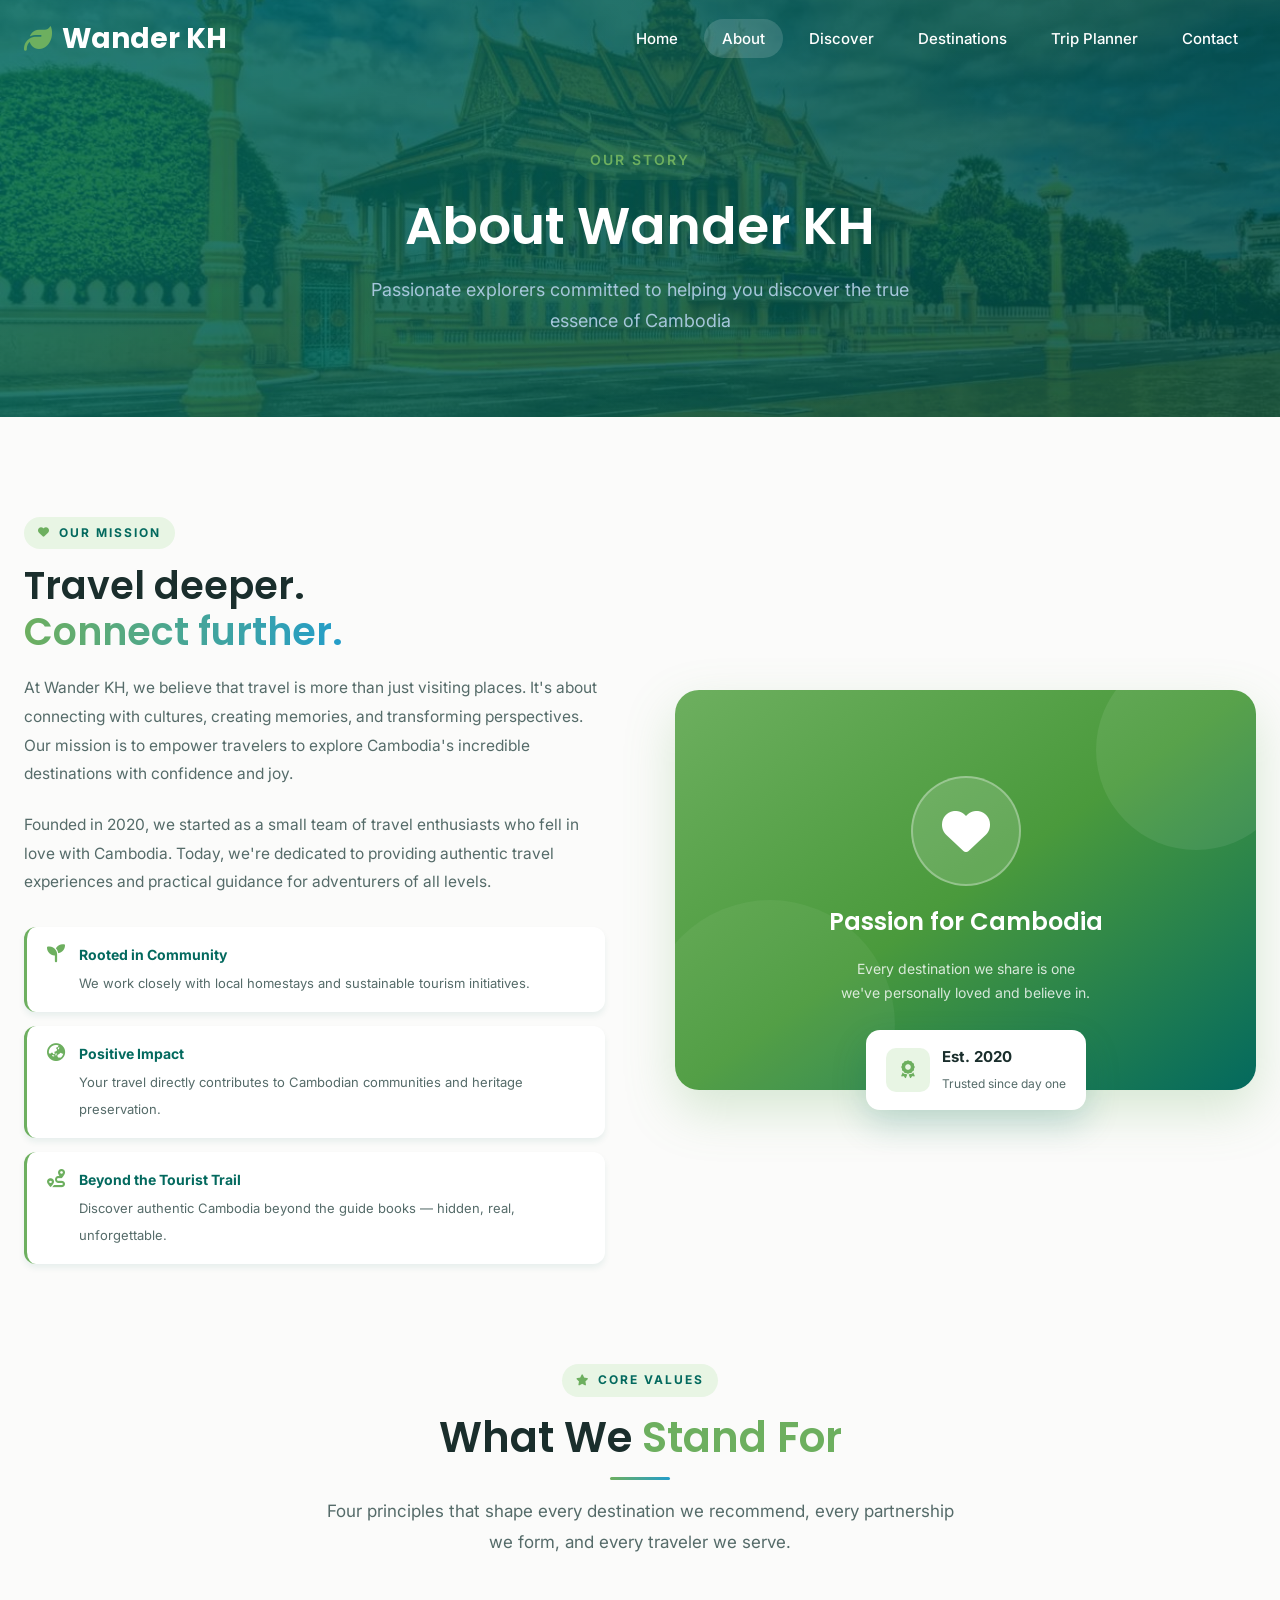
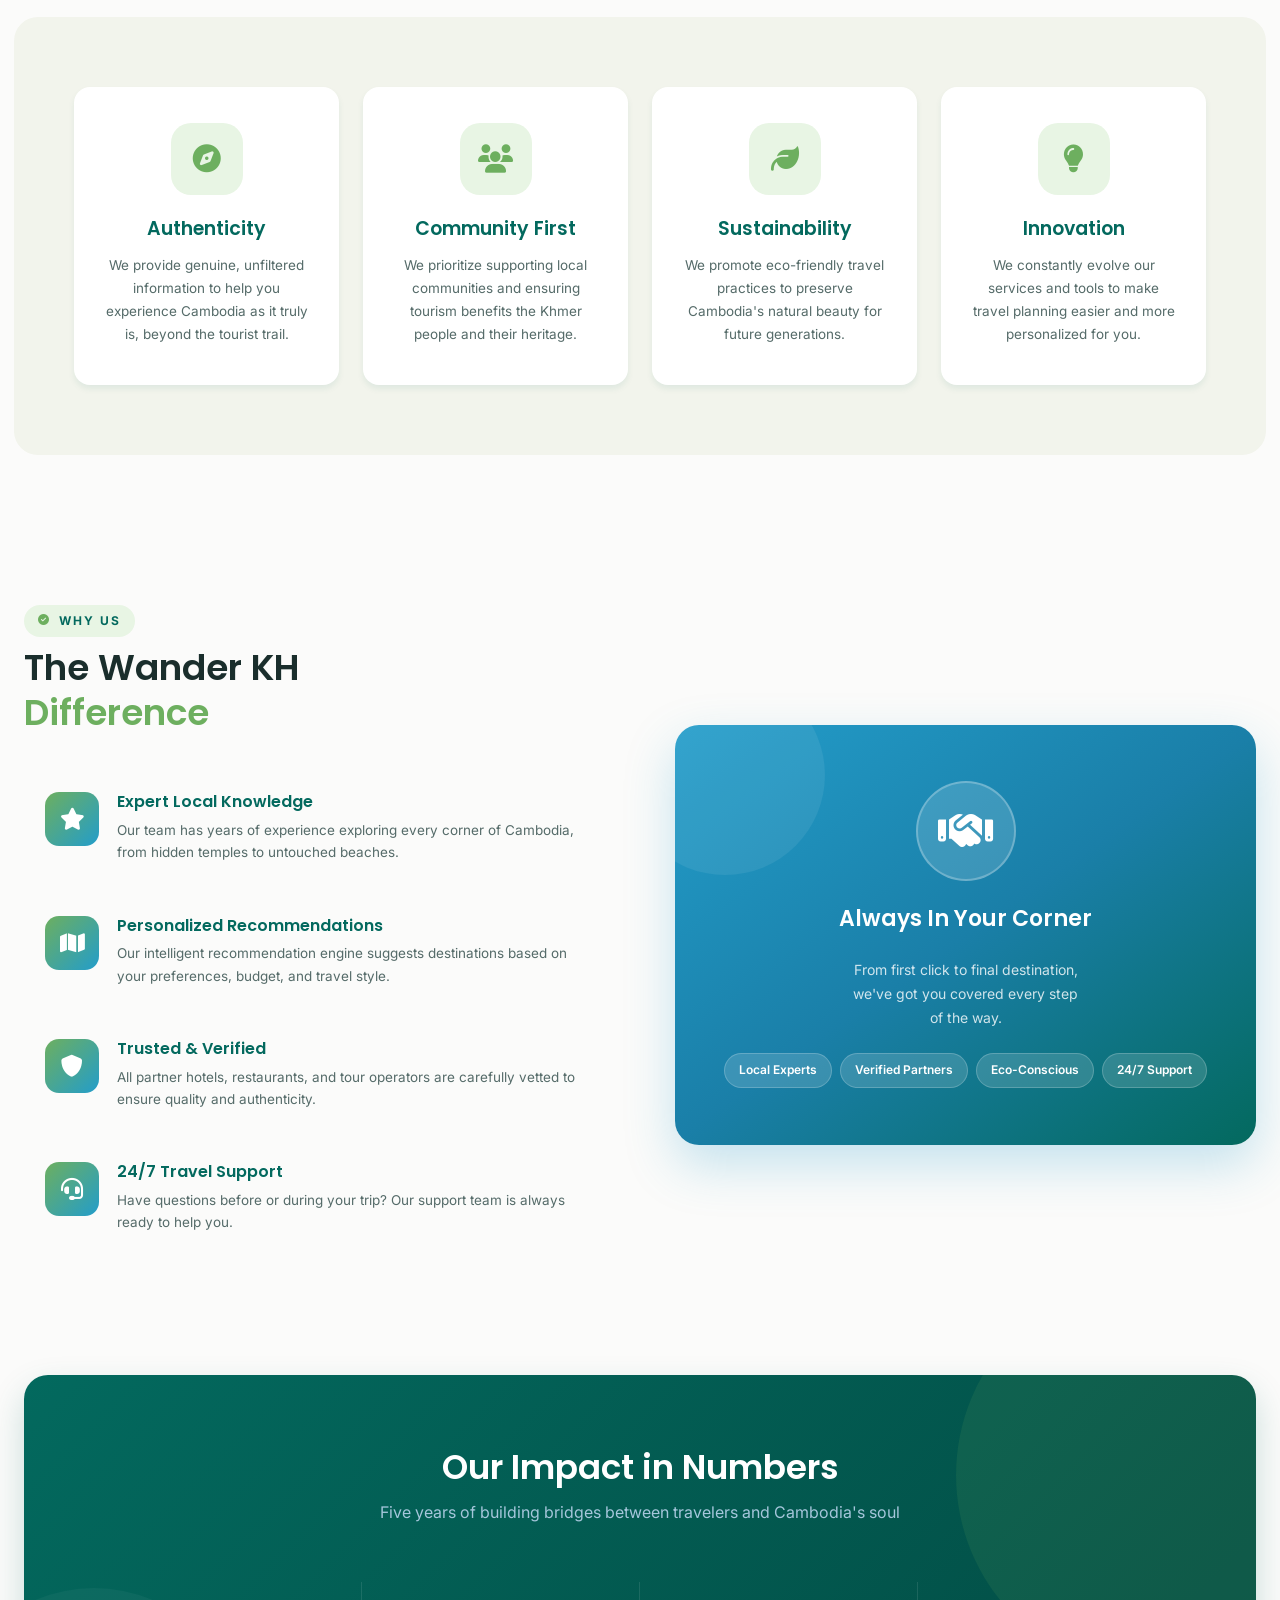
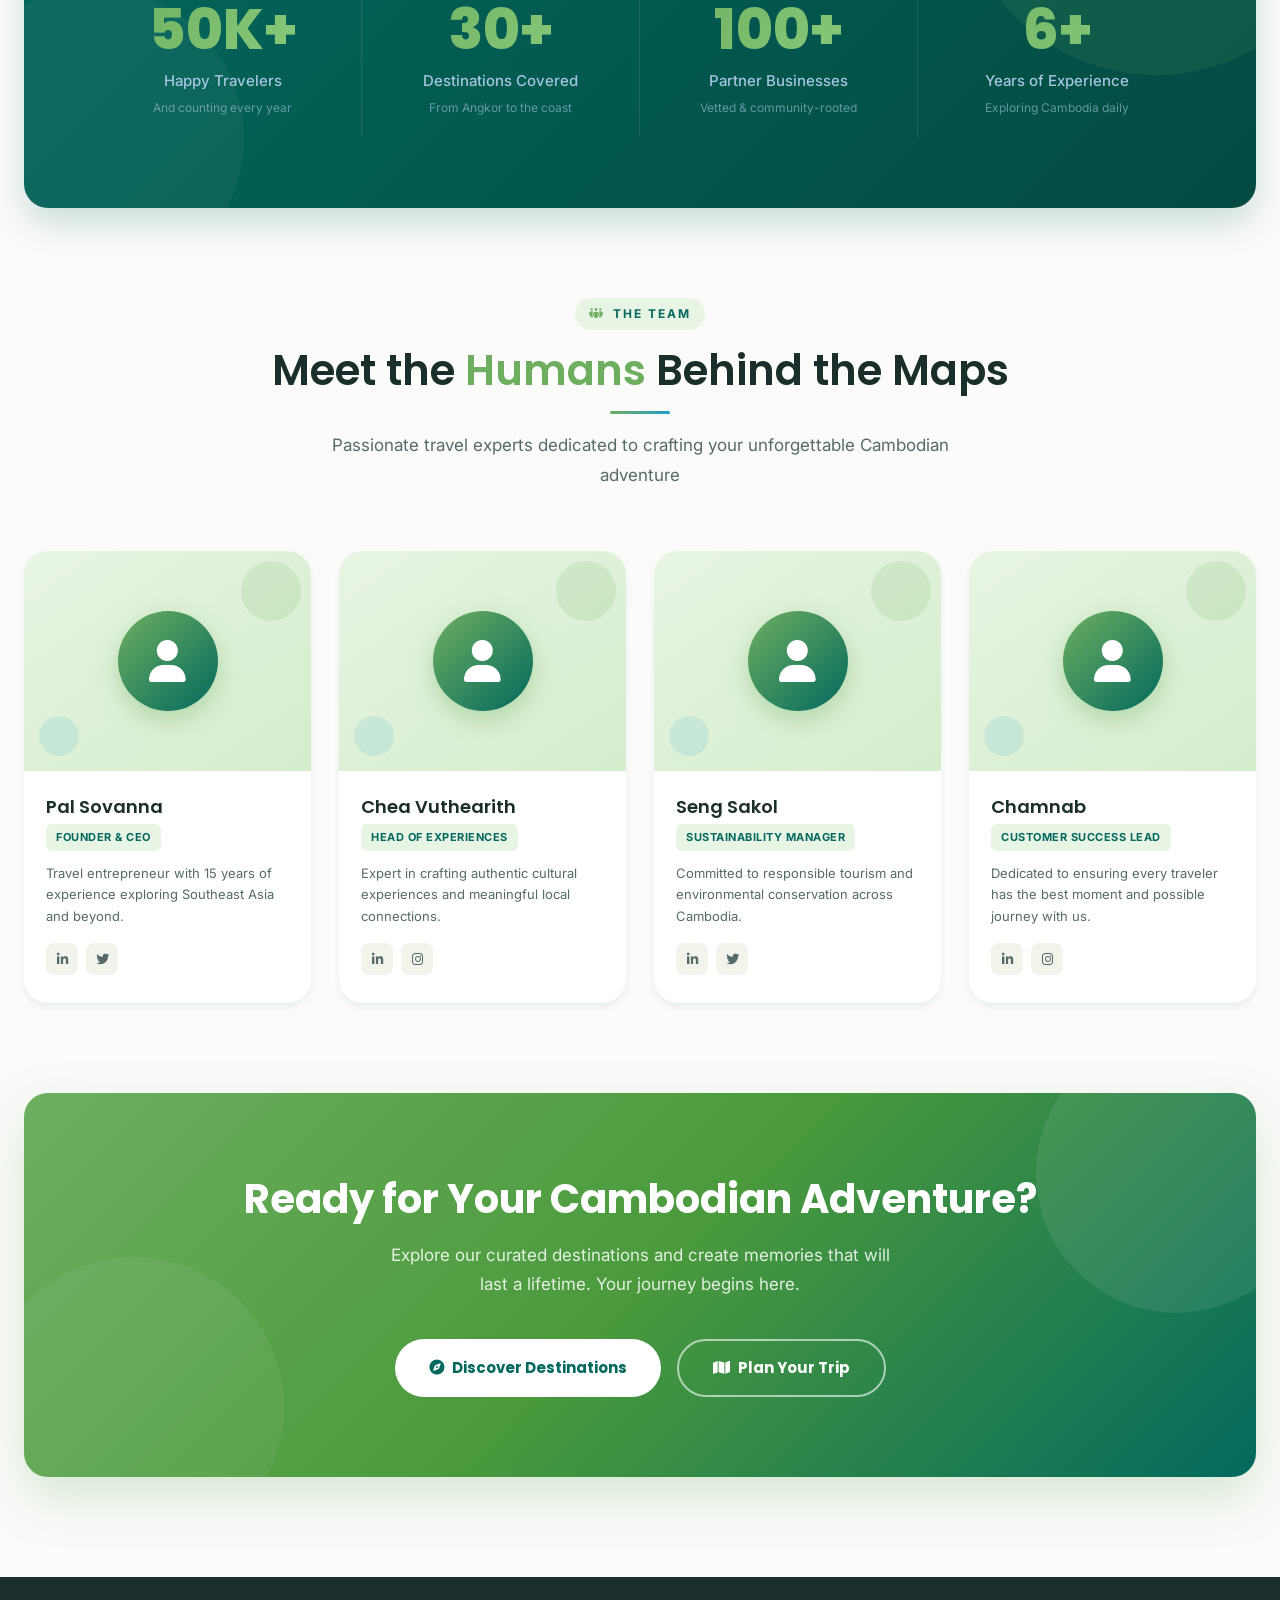
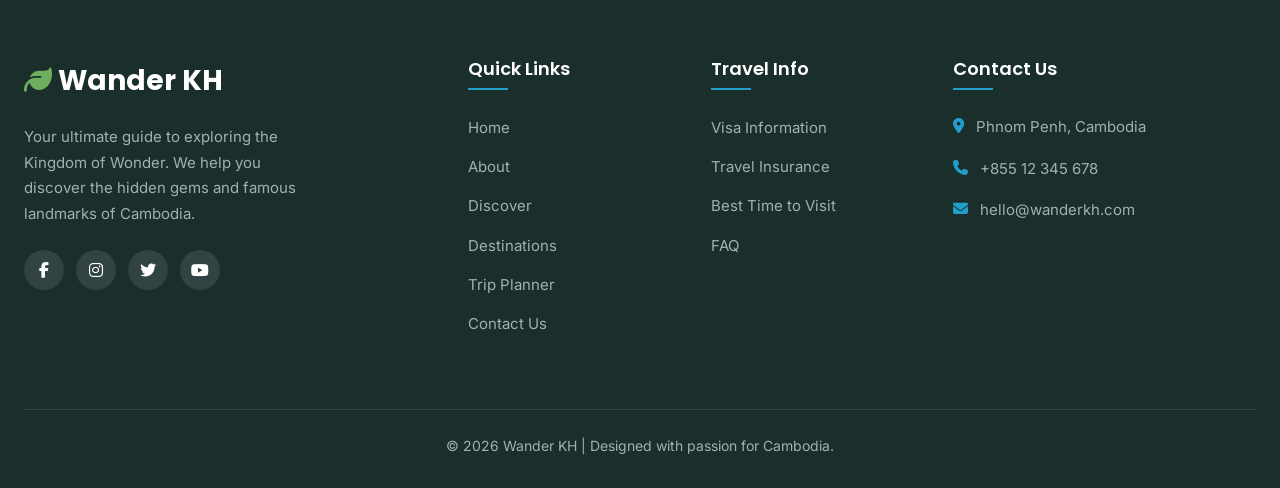
<file: about-us.html>
<!DOCTYPE html>
<html lang="en">
    <head>
        <meta charset="UTF-8">
        <meta name="viewport" content="width=device-width, initial-scale=1.0">
        <title>About Us | Wander KH</title>
        <link rel="preconnect" href="https://fonts.googleapis.com">
        <link rel="preconnect" href="https://fonts.gstatic.com" crossorigin>
        <link href="https://fonts.googleapis.com/css2?family=Poppins:ital,wght@0,300;0,400;0,600;0,700;0,800;1,800&family=Inter:wght@300;400;500;600&display=swap" rel="stylesheet">
        <link rel="stylesheet" href="https://cdnjs.cloudflare.com/ajax/libs/font-awesome/6.4.0/css/all.min.css">
        <style>
            :root {
                --cool-jade: #03695e;
                --spring-herb: #6daf5f;
                --spring-herb-light: #8ece80;
                --spring-herb-pale: #e8f5e4;
                --sky-aqua: #239dca;
                --light-blue: #a5c6db;
                --linen-white: #e7e9d8;
                --text-dark: #1a2e2c;
                --text-light: #556b69;
                --bg-light: #fbfbfa;
                --bg-soft: #f2f4ec;
                --white: #ffffff;
                --shadow-sm: 0 4px 6px rgba(3, 105, 94, 0.08);
                --shadow-md: 0 10px 25px rgba(3, 105, 94, 0.12);
                --shadow-hover: 0 15px 35px rgba(3, 105, 94, 0.2);
                --shadow-green: 0 20px 50px rgba(109, 175, 95, 0.25);
                --radius: 16px;
                --radius-lg: 24px;
                --max-width: 1280px;
            }

            * { margin: 0; padding: 0; box-sizing: border-box; }

            body {
                font-family: "Inter", sans-serif;
                background-color: var(--bg-light);
                color: var(--text-dark);
                line-height: 1.7;
                overflow-x: hidden;
            }

            h1, h2, h3, h4 {
                font-family: "Poppins", sans-serif;
                font-weight: 600;
                line-height: 1.3;
            }

            /* ── Animations ── */
            @keyframes fadeInUp {
                from { opacity: 0; transform: translateY(40px); }
                to   { opacity: 1; transform: translateY(0); }
            }
            @keyframes slideInLeft {
                from { opacity: 0; transform: translateX(-40px); }
                to   { opacity: 1; transform: translateX(0); }
            }
            @keyframes slideInRight {
                from { opacity: 0; transform: translateX(40px); }
                to   { opacity: 1; transform: translateX(0); }
            }
            @keyframes floatBob {
                0%, 100% { transform: translateY(0); }
                50%       { transform: translateY(-12px); }
            }
            @keyframes spinSlow {
                from { transform: rotate(0deg); }
                to   { transform: rotate(360deg); }
            }
            @keyframes shimmer {
                0%   { background-position: -200% center; }
                100% { background-position: 200% center; }
            }
            @keyframes countUp {
                from { opacity: 0; transform: scale(0.5); }
                to   { opacity: 1; transform: scale(1); }
            }
            @keyframes leafDrift {
                0%   { transform: translateY(0) rotate(0deg); opacity: 0; }
                10%  { opacity: 1; }
                90%  { opacity: 1; }
                100% { transform: translateY(-100vh) rotate(720deg); opacity: 0; }
            }

            /* ── Header (unchanged) ── */
            header {
                position: fixed; width: 100%; top: 0; z-index: 1000;
                transition: all 0.4s ease; background: transparent; padding: 15px 0;
            }
            header.scrolled {
                background: var(--cool-jade); padding: 10px 0;
                box-shadow: 0 4px 20px rgba(0,0,0,.1);
            }
            nav {
                max-width: var(--max-width); margin: 0 auto; padding: 0 24px;
                display: flex; justify-content: space-between; align-items: center;
            }
            .logo {
                color: var(--white); font-family: "Poppins", sans-serif;
                font-size: 28px; font-weight: 700; text-decoration: none;
                display: flex; align-items: center; gap: 10px;
            }
            .logo i { color: var(--spring-herb); }
            .nav-links { list-style: none; display: flex; gap: 8px; }
            .nav-links a {
                text-decoration: none; color: var(--white); font-size: 15px;
                font-weight: 500; padding: 10px 18px; border-radius: 30px;
                transition: all .3s ease;
            }
            .nav-links a:hover, .nav-links a.active { background: rgba(255,255,255,.15); }
            .mobile-menu-btn {
                display: none; color: var(--white); font-size: 24px;
                cursor: pointer; background: none; border: none;
            }

            /* ── Hero ── */
            .page-hero {
                background: linear-gradient(135deg, var(--cool-jade) 0%, #024a42 100%);
                padding: 140px 24px 80px; text-align: center; position: relative; overflow: hidden;
            }
            .page-hero::before {
                content: ""; position: absolute; inset: 0;
                background: url("images/phnom-penh.jpg") center/cover; opacity: .15;
            }
            .page-hero-content { position: relative; z-index: 2; animation: fadeInUp .8s ease; }
            .page-hero-tag {
                color: var(--spring-herb); font-weight: 600; font-size: 14px;
                text-transform: uppercase; letter-spacing: 2px; margin-bottom: 12px;
                display: inline-block; background: rgba(109,175,95,.1);
                padding: 8px 16px; border-radius: 20px;
            }
            .page-hero h1 { font-size: 52px; color: var(--white); margin-bottom: 16px; }
            .page-hero p { color: var(--light-blue); font-size: 18px; max-width: 600px; margin: 0 auto; }

            /* ── Main wrapper ── */
            main { max-width: var(--max-width); margin: 0 auto; padding: 0 24px; }
            .section { padding: 90px 0; }

            /* ── Section heading system ── */
            .section-label {
                display: inline-flex; align-items: center; gap: 8px;
                background: var(--spring-herb-pale); color: var(--cool-jade);
                font-size: 12px; font-weight: 700; letter-spacing: 2px;
                text-transform: uppercase; padding: 6px 14px; border-radius: 20px;
                margin-bottom: 14px;
            }
            .section-label i { font-size: 11px; color: var(--spring-herb); }
            .section-title {
                font-size: 42px; color: var(--text-dark); margin-bottom: 16px;
                text-align: center; position: relative; display: inline-block; width: 100%;
            }
            .section-title span { color: var(--spring-herb); }
            .section-title::after {
                content: ""; display: block; width: 60px; height: 3px;
                background: linear-gradient(90deg, var(--spring-herb), var(--sky-aqua));
                margin: 12px auto 0; border-radius: 2px;
            }
            .section-subtitle {
                font-size: 17px; color: var(--text-light); text-align: center;
                margin-bottom: 60px; max-width: 640px;
                margin-left: auto; margin-right: auto; line-height: 1.8;
            }

            /* ════════════════════════════════════
               MISSION  –  split layout
            ════════════════════════════════════ */
            .mission-section { padding: 100px 0 80px; }

            .mission-container {
                display: grid; grid-template-columns: 1fr 1fr;
                gap: 70px; align-items: center;
            }

            .mission-text { animation: slideInLeft .9s ease both; }

            .mission-text h2 {
                font-size: 38px; color: var(--text-dark); margin-bottom: 20px;
                line-height: 1.2;
            }
            .mission-text h2 em {
                font-style: normal; color: var(--spring-herb);
                background: linear-gradient(90deg, var(--spring-herb), var(--sky-aqua));
                -webkit-background-clip: text; -webkit-text-fill-color: transparent;
            }

            .mission-text p {
                color: var(--text-light); font-size: 15.5px; margin-bottom: 22px; line-height: 1.85;
            }

            .mission-highlights {
                display: flex; flex-direction: column; gap: 14px; margin-top: 30px;
            }
            .mh-item {
                display: flex; align-items: flex-start; gap: 14px;
                background: var(--white); padding: 16px 20px; border-radius: 12px;
                border-left: 3px solid var(--spring-herb); box-shadow: var(--shadow-sm);
                transition: transform .25s ease, box-shadow .25s ease;
            }
            .mh-item:hover { transform: translateX(6px); box-shadow: var(--shadow-md); }
            .mh-item i { color: var(--spring-herb); font-size: 18px; margin-top: 2px; flex-shrink: 0; }
            .mh-item strong { display: block; color: var(--cool-jade); font-size: 14px; margin-bottom: 2px; }
            .mh-item span { font-size: 13px; color: var(--text-light); }

            /* Decorative visual panel */
            .mission-visual {
                position: relative; animation: slideInRight .9s ease both;
            }
            .mission-card-main {
                background: linear-gradient(145deg, var(--spring-herb) 0%, #4a9a3c 50%, var(--cool-jade) 100%);
                border-radius: var(--radius-lg); padding: 50px 40px;
                box-shadow: var(--shadow-green); color: var(--white);
                text-align: center; position: relative; overflow: hidden;
                min-height: 400px; display: flex; flex-direction: column;
                align-items: center; justify-content: center; gap: 20px;
            }
            .mission-card-main::before {
                content: ""; position: absolute; top: -40px; right: -40px;
                width: 200px; height: 200px;
                background: rgba(255,255,255,.08); border-radius: 50%;
            }
            .mission-card-main::after {
                content: ""; position: absolute; bottom: -60px; left: -30px;
                width: 250px; height: 250px;
                background: rgba(255,255,255,.05); border-radius: 50%;
            }
            .mission-icon-ring {
                width: 110px; height: 110px; border-radius: 50%;
                background: rgba(255,255,255,.15); border: 2px solid rgba(255,255,255,.3);
                display: flex; align-items: center; justify-content: center;
                animation: floatBob 4s ease-in-out infinite;
                position: relative; z-index: 1;
            }
            .mission-icon-ring i { font-size: 48px; color: var(--white); }
            .mission-card-main h3 {
                font-size: 24px; color: var(--white); position: relative; z-index: 1;
            }
            .mission-card-main p {
                font-size: 14px; color: rgba(255,255,255,.8); max-width: 260px;
                position: relative; z-index: 1;
            }

            /* floating badge */
            .mission-badge {
                position: absolute; bottom: -20px; right: 170px;
                background: var(--white); border-radius: 14px;
                padding: 14px 20px; box-shadow: var(--shadow-hover);
                display: flex; align-items: center; gap: 12px;
                animation: fadeInUp 1.2s ease both;
            }
            .mission-badge-icon {
                width: 44px; height: 44px; border-radius: 10px;
                background: var(--spring-herb-pale);
                display: flex; align-items: center; justify-content: center;
            }
            .mission-badge-icon i { color: var(--spring-herb); font-size: 18px; }
            .mission-badge strong { display: block; color: var(--text-dark); font-size: 15px; }
            .mission-badge span { font-size: 12px; color: var(--text-light); }

            /* ════════════════════════════════════
               VALUES  –  card grid
            ════════════════════════════════════ */
            .values-section {
                background: var(--bg-soft); border-radius: var(--radius-lg);
                padding: 70px 60px; margin: 0 -10px;
            }

            .values-grid {
                display: grid; grid-template-columns: repeat(4, 1fr); gap: 24px;
            }

            .value-card {
                background: var(--white); padding: 36px 28px;
                border-radius: var(--radius); box-shadow: var(--shadow-sm);
                text-align: center; transition: all .35s ease;
                position: relative; overflow: hidden; cursor: default;
                border-bottom: 3px solid transparent;
            }
            .value-card::after {
                content: ""; position: absolute; inset: 0;
                background: linear-gradient(135deg,
                    rgba(109,175,95,.06) 0%, rgba(35,157,202,.06) 100%);
                opacity: 0; transition: opacity .35s ease;
            }
            .value-card:hover {
                transform: translateY(-10px);
                box-shadow: var(--shadow-green);
                border-bottom-color: var(--spring-herb);
            }
            .value-card:hover::after { opacity: 1; }

            .value-icon-wrap {
                width: 72px; height: 72px; border-radius: 20px;
                background: var(--spring-herb-pale);
                display: flex; align-items: center; justify-content: center;
                margin: 0 auto 22px; transition: all .35s ease;
            }
            .value-card:hover .value-icon-wrap {
                background: var(--spring-herb); transform: rotate(8deg) scale(1.1);
            }
            .value-icon-wrap i {
                font-size: 28px; color: var(--spring-herb);
                transition: color .35s ease;
            }
            .value-card:hover .value-icon-wrap i { color: var(--white); }
            .value-card h3 { font-size: 19px; color: var(--cool-jade); margin-bottom: 12px; }
            .value-card p { color: var(--text-light); font-size: 13.5px; line-height: 1.7; }

            /* ════════════════════════════════════
               FEATURES  –  alternating layout
            ════════════════════════════════════ */
            .features-section { padding: 90px 0; }

            .features-container {
                display: grid; grid-template-columns: 1fr 1fr;
                gap: 70px; align-items: center;
            }

            .features-list { animation: slideInLeft .9s ease both; }
            .features-list > .section-label { margin-bottom: 8px; }
            .features-list > h2 {
                font-size: 36px; color: var(--text-dark); margin-bottom: 36px;
                line-height: 1.25;
            }
            .features-list > h2 span { color: var(--spring-herb); }

            .feature-item {
                display: flex; gap: 18px; align-items: flex-start;
                padding: 20px; border-radius: var(--radius);
                transition: all .3s ease; margin-bottom: 10px;
                border: 1px solid transparent;
            }
            .feature-item:hover {
                background: var(--white); border-color: var(--spring-herb-pale);
                box-shadow: var(--shadow-sm); transform: translateX(8px);
            }

            .feature-number {
                font-family: "Poppins", sans-serif; font-size: 11px;
                font-weight: 700; color: var(--spring-herb); background: var(--spring-herb-pale);
                width: 24px; height: 24px; border-radius: 6px;
                display: flex; align-items: center; justify-content: center;
                flex-shrink: 0; margin-top: 14px; letter-spacing: 0;
            }

            .feature-icon {
                width: 54px; height: 54px; flex-shrink: 0;
                background: linear-gradient(135deg, var(--spring-herb) 0%, var(--sky-aqua) 100%);
                border-radius: 14px; display: flex; align-items: center; justify-content: center;
                transition: all .3s ease;
            }
            .feature-item:hover .feature-icon { transform: scale(1.12) rotate(-5deg); }
            .feature-icon i { color: var(--white); font-size: 22px; }
            .feature-text h3 { font-size: 16px; color: var(--cool-jade); margin-bottom: 6px; }
            .feature-text p { color: var(--text-light); font-size: 13.5px; line-height: 1.65; }

            /* Features visual */
            .features-visual {
                position: relative; animation: slideInRight .9s ease both;
            }
            .features-card-bg {
                background: linear-gradient(145deg, var(--sky-aqua) 0%, #1a7fa8 50%, var(--cool-jade) 100%);
                border-radius: var(--radius-lg); padding: 50px 40px;
                min-height: 420px; display: flex; flex-direction: column;
                align-items: center; justify-content: center; gap: 24px;
                box-shadow: 0 20px 50px rgba(35,157,202,.25);
                text-align: center; position: relative; overflow: hidden;
            }
            .features-card-bg::before {
                content: ""; position: absolute; top: -50px; left: -50px;
                width: 200px; height: 200px; background: rgba(255,255,255,.07); border-radius: 50%;
            }
            .fv-icon {
                width: 100px; height: 100px; border-radius: 50%;
                background: rgba(255,255,255,.15); border: 2px solid rgba(255,255,255,.25);
                display: flex; align-items: center; justify-content: center;
                animation: floatBob 5s ease-in-out infinite;
            }
            .fv-icon i { font-size: 44px; color: var(--white); }
            .features-card-bg h3 { font-size: 22px; color: var(--white); }
            .features-card-bg p { color: rgba(255,255,255,.8); font-size: 14px; max-width: 240px; }

            .fv-pills { display: flex; flex-wrap: wrap; gap: 8px; justify-content: center; }
            .fv-pill {
                background: rgba(255,255,255,.15); color: var(--white);
                font-size: 12px; font-weight: 600; padding: 6px 14px;
                border-radius: 20px; border: 1px solid rgba(255,255,255,.2);
            }

            /* ════════════════════════════════════
               STATS  –  bold counter row
            ════════════════════════════════════ */
            .stats-section { padding: 20px 0 90px; }

            .stats-wrapper {
                background: linear-gradient(135deg, var(--cool-jade) 0%, #024a42 100%);
                border-radius: var(--radius-lg); padding: 70px 60px;
                box-shadow: var(--shadow-hover); position: relative; overflow: hidden;
            }
            .stats-wrapper::before {
                content: ""; position: absolute; top: -100px; right: -100px;
                width: 400px; height: 400px; border-radius: 50%;
                background: rgba(109,175,95,.12);
            }
            .stats-wrapper::after {
                content: ""; position: absolute; bottom: -80px; left: -80px;
                width: 300px; height: 300px; border-radius: 50%;
                background: rgba(255,255,255,.04);
            }

            .stats-header { text-align: center; margin-bottom: 56px; }
            .stats-header h2 { font-size: 34px; color: var(--white); margin-bottom: 10px; }
            .stats-header p { color: var(--light-blue); font-size: 16px; }

            .stats-grid {
                display: grid; grid-template-columns: repeat(4, 1fr);
                gap: 0; position: relative; z-index: 1;
            }
            .stat-item {
                text-align: center; padding: 20px;
                border-right: 1px solid rgba(255,255,255,.1);
                animation: countUp .7s ease both;
            }
            .stat-item:last-child { border-right: none; }

            .stat-number {
                font-family: "Poppins", sans-serif; font-size: 56px; font-weight: 800;
                color: var(--spring-herb); display: block; line-height: 1;
                margin-bottom: 10px;
                background: linear-gradient(135deg, var(--spring-herb) 0%, var(--spring-herb-light) 100%);
                -webkit-background-clip: text; -webkit-text-fill-color: transparent;
            }
            .stat-label { color: var(--light-blue); font-size: 15px; font-weight: 500; }
            .stat-desc { color: rgba(165,198,219,.6); font-size: 12px; margin-top: 4px; }

            /* ════════════════════════════════════
               TEAM  –  cards
            ════════════════════════════════════ */
            .team-section { padding: 0 0 90px; }
            .team-grid {
                display: grid; grid-template-columns: repeat(4, 1fr); gap: 28px;
            }
            .team-member {
                background: var(--white); border-radius: var(--radius-lg);
                overflow: hidden; box-shadow: var(--shadow-sm);
                transition: all .35s ease; position: relative;
            }
            .team-member::after {
                content: ""; position: absolute; bottom: 0; left: 0; right: 0;
                height: 3px;
                background: linear-gradient(90deg, var(--spring-herb), var(--sky-aqua));
                transform: scaleX(0); transition: transform .35s ease;
                transform-origin: left;
            }
            .team-member:hover { transform: translateY(-10px); box-shadow: var(--shadow-hover); }
            .team-member:hover::after { transform: scaleX(1); }

            .member-image {
                height: 220px; position: relative; overflow: hidden;
                background: linear-gradient(145deg, #e8f5e4 0%, #d4edcb 100%);
                display: flex; align-items: center; justify-content: center;
            }

            /* avatar circle */
            .avatar-circle {
                width: 100px; height: 100px; border-radius: 50%;
                background: linear-gradient(135deg, var(--spring-herb) 0%, var(--cool-jade) 100%);
                display: flex; align-items: center; justify-content: center;
                box-shadow: 0 8px 24px rgba(109,175,95,.4);
                transition: transform .35s ease;
            }
            .team-member:hover .avatar-circle { transform: scale(1.1); }
            .avatar-circle i { font-size: 42px; color: var(--white); }

            /* decorative dots in bg */
            .member-image::before {
                content: ""; position: absolute; top: 10px; right: 10px;
                width: 60px; height: 60px; border-radius: 50%;
                background: rgba(109,175,95,.15);
            }
            .member-image::after {
                content: ""; position: absolute; bottom: 15px; left: 15px;
                width: 40px; height: 40px; border-radius: 50%;
                background: rgba(35,157,202,.12);
            }

            .member-info { padding: 24px 22px 28px; }
            .member-info h4 { font-size: 18px; color: var(--text-dark); margin-bottom: 4px; }
            .member-role {
                display: inline-block; background: var(--spring-herb-pale);
                color: var(--cool-jade); font-weight: 700; font-size: 11px;
                letter-spacing: .5px; padding: 4px 10px; border-radius: 6px;
                margin-bottom: 12px; text-transform: uppercase;
            }
            .member-info p { color: var(--text-light); font-size: 13px; line-height: 1.65; }

            .member-social {
                display: flex; gap: 8px; margin-top: 16px;
            }
            .member-social a {
                width: 32px; height: 32px; border-radius: 8px;
                background: var(--bg-soft); color: var(--text-light);
                display: flex; align-items: center; justify-content: center;
                font-size: 13px; text-decoration: none; transition: all .25s ease;
            }
            .member-social a:hover { background: var(--spring-herb); color: var(--white); }

            /* ════════════════════════════════════
               CTA  –  full-width banner
            ════════════════════════════════════ */
            .cta-section {
                background: linear-gradient(135deg, var(--spring-herb) 0%, #4a9a3c 50%, var(--cool-jade) 100%);
                padding: 80px 60px; border-radius: var(--radius-lg);
                text-align: center; margin: 0 0 100px; position: relative; overflow: hidden;
                box-shadow: var(--shadow-green);
            }
            .cta-section::before {
                content: ""; position: absolute; top: -60px; right: -60px;
                width: 280px; height: 280px; border-radius: 50%;
                background: rgba(255,255,255,.08);
            }
            .cta-section::after {
                content: ""; position: absolute; bottom: -80px; left: -40px;
                width: 300px; height: 300px; border-radius: 50%;
                background: rgba(255,255,255,.05);
            }
            .cta-inner { position: relative; z-index: 2; }
            .cta-section h2 {
                font-size: 40px; color: var(--white); margin-bottom: 16px; font-weight: 700;
            }
            .cta-section p {
                font-size: 17px; color: rgba(255,255,255,.85);
                margin-bottom: 40px; max-width: 520px;
                margin-left: auto; margin-right: auto;
            }
            .btn-group {
                display: flex; gap: 16px; justify-content: center; flex-wrap: wrap;
            }
            .btn {
                display: inline-flex; align-items: center; gap: 8px;
                padding: 14px 34px; border-radius: 50px; text-decoration: none;
                font-weight: 700; transition: all .3s ease; border: none;
                cursor: pointer; font-size: 15px; font-family: "Poppins", sans-serif;
            }
            .btn-primary {
                background: var(--white); color: var(--cool-jade);
            }
            .btn-primary:hover {
                background: var(--linen-white); transform: translateY(-4px);
                box-shadow: 0 12px 30px rgba(0,0,0,.2);
            }
            .btn-secondary {
                background: transparent; color: var(--white);
                border: 2px solid rgba(255,255,255,.6);
            }
            .btn-secondary:hover {
                background: rgba(255,255,255,.15); transform: translateY(-4px);
                border-color: var(--white);
            }

            /* ── Footer (unchanged) ── */
            		footer {
			background-color: var(--text-dark);
			color: var(--linen-white);
			padding: 80px 24px 30px;
		}

		.footer-grid {
			max-width: var(--max-width);
			margin: 0 auto;
			display: grid;
			grid-template-columns: 2fr 1fr 1fr 1.5fr;
			gap: 40px;
			margin-bottom: 60px;
		}

		.footer-brand .logo {
			color: var(--white);
			margin-bottom: 20px;
			display: inline-block;
		}

		.footer-brand p {
			color: #a0b2b0;
			font-size: 15px;
			max-width: 300px;
			margin-bottom: 24px;
		}

		.social-links {
			display: flex;
			gap: 12px;
		}

		.social-links a {
			width: 40px;
			height: 40px;
			border-radius: 50%;
			background: rgba(255, 255, 255, 0.1);
			color: var(--white);
			display: flex;
			align-items: center;
			justify-content: center;
			transition: all 0.3s ease;
			text-decoration: none;
		}

		.social-links a:hover {
			background: var(--spring-herb);
			transform: translateY(-3px);
		}

		.footer-title {
			color: var(--white);
			font-size: 18px;
			margin-bottom: 24px;
			position: relative;
			padding-bottom: 10px;
		}

		.footer-title::after {
			content: "";
			position: absolute;
			left: 0;
			bottom: 0;
			width: 40px;
			height: 2px;
			background: var(--sky-aqua);
		}

		.footer-links {
			list-style: none;
		}

		.footer-links li {
			margin-bottom: 12px;
		}

		.footer-links a {
			color: #a0b2b0;
			text-decoration: none;
			transition: 0.3s;
			font-size: 15px;
		}

		.footer-links a:hover {
			color: var(--spring-herb);
			padding-left: 5px;
		}

		.contact-info li {
			display: flex;
			gap: 12px;
			margin-bottom: 16px;
			color: #a0b2b0;
			font-size: 15px;
		}

		.contact-info i {
			color: var(--sky-aqua);
			margin-top: 4px;
		}

		.footer-bottom {
			max-width: var(--max-width);
			margin: 0 auto;
			border-top: 1px solid rgba(255, 255, 255, 0.1);
			padding-top: 24px;
			text-align: center;
			color: #a0b2b0;
			font-size: 14px;
		}


            /* ── Responsive ── */
            @media (max-width: 1024px) {
                .values-grid,
                .team-grid,
                .stats-grid { grid-template-columns: repeat(2, 1fr); }
                .stat-item:nth-child(2) { border-right: none; }
                .stat-item:nth-child(3) { border-top: 1px solid rgba(255,255,255,.1); }
            }

            @media (max-width: 768px) {
                .mobile-menu-btn { display: block; }
                nav {
                    padding: 0 16px;
                }

                .nav-links {
                    position: fixed;
                    top: 0;
                    right: -100%;
                    width: 280px;
                    height: 100vh;
                    background: var(--cool-jade);
                    flex-direction: column;
                    padding: 100px 30px 30px;
                    box-shadow: -10px 0 30px rgba(0, 0, 0, 0.1);
                    transition: 0.4s ease-in-out;
                }

                .nav-links.active {
                    right: 0;
                }

                .nav-links a {
                    font-size: 18px;
                    padding: 12px 0;
                    display: block;
                    border-radius: 0;
                    border-bottom: 1px solid rgba(255, 255, 255, 0.1);
                }
                .page-hero { padding: 120px 24px 60px; }
                .page-hero h1 { font-size: 32px; }
                .section-title { font-size: 28px; }
                .mission-container,
                .features-container { grid-template-columns: 1fr; gap: 40px; }
                .values-grid,
                .team-grid,
                .stats-grid { grid-template-columns: 1fr; }
                .stat-item { border-right: none; border-bottom: 1px solid rgba(255,255,255,.1); }
                .values-section,
                .stats-wrapper,
                .cta-section { padding: 40px 24px; }
                .footer-grid { grid-template-columns: 1fr; gap: 30px; }
                .cta-section h2 { font-size: 28px; }
                .mission-badge { display: none; }
            }
        </style>
    </head>
    <body>

        <!-- Header Navigation (unchanged) -->
        <header id="header">
            <nav>
                <a href="index.html" class="logo">
                    <i class="fa-solid fa-leaf"></i> Wander KH
                </a>
                <button class="mobile-menu-btn" id="mobileMenuBtn" type="button">
                    <i class="fa-solid fa-bars"></i>
                </button>
                <ul class="nav-links" id="navLinks">
                    <li><a href="index.html">Home</a></li>
                    <li><a href="about.html" class="active">About</a></li>
                    <li><a href="discover.html">Discover</a></li>
                    <li><a href="destinations.html">Destinations</a></li>
                    <li><a href="planning.html">Trip Planner</a></li>
                    <li><a href="contact.html">Contact</a></li>
                </ul>
            </nav>
        </header>

        <!-- Hero Section (unchanged) -->
        <section class="page-hero">
            <div class="page-hero-content">
                <span class="page-hero-tag">Our Story</span>
                <h1>About Wander KH</h1>
                <p>Passionate explorers committed to helping you discover the true essence of Cambodia</p>
            </div>
        </section>

        <main>

            <!-- ── MISSION ── -->
            <section class="section mission-section">
                <div class="mission-container">
                    <div class="mission-text">
                        <div class="section-label"><i class="fa-solid fa-heart"></i> Our Mission</div>
                        <h2>Travel deeper.<br><em>Connect further.</em></h2>
                        <p>At Wander KH, we believe that travel is more than just visiting places. It's about connecting with cultures, creating memories, and transforming perspectives. Our mission is to empower travelers to explore Cambodia's incredible destinations with confidence and joy.</p>
                        <p>Founded in 2020, we started as a small team of travel enthusiasts who fell in love with Cambodia. Today, we're dedicated to providing authentic travel experiences and practical guidance for adventurers of all levels.</p>

                        <div class="mission-highlights">
                            <div class="mh-item">
                                <i class="fa-solid fa-seedling"></i>
                                <div>
                                    <strong>Rooted in Community</strong>
                                    <span>We work closely with local homestays and sustainable tourism initiatives.</span>
                                </div>
                            </div>
                            <div class="mh-item">
                                <i class="fa-solid fa-globe-asia"></i>
                                <div>
                                    <strong>Positive Impact</strong>
                                    <span>Your travel directly contributes to Cambodian communities and heritage preservation.</span>
                                </div>
                            </div>
                            <div class="mh-item">
                                <i class="fa-solid fa-route"></i>
                                <div>
                                    <strong>Beyond the Tourist Trail</strong>
                                    <span>Discover authentic Cambodia beyond the guide books — hidden, real, unforgettable.</span>
                                </div>
                            </div>
                        </div>
                    </div>

                    <div class="mission-visual">
                        <div class="mission-card-main">
                            <div class="mission-icon-ring">
                                <i class="fa-solid fa-heart"></i>
                            </div>
                            <h3>Passion for Cambodia</h3>
                            <p>Every destination we share is one we've personally loved and believe in.</p>
                        </div>
                        <div class="mission-badge">
                            <div class="mission-badge-icon"><i class="fa-solid fa-award"></i></div>
                            <div>
                                <strong>Est. 2020</strong>
                                <span>Trusted since day one</span>
                            </div>
                        </div>
                    </div>
                </div>
            </section>

            <!-- ── CORE VALUES ── -->
            <section class="section" style="padding-top:20px;">
                <div class="section-label" style="display:flex;margin:0 auto 14px;width:fit-content;">
                    <i class="fa-solid fa-star"></i> Core Values
                </div>
                <h2 class="section-title">What We <span>Stand For</span></h2>
                <p class="section-subtitle">Four principles that shape every destination we recommend, every partnership we form, and every traveler we serve.</p>

                <div class="values-section">
                    <div class="values-grid">
                        <div class="value-card">
                            <div class="value-icon-wrap"><i class="fa-solid fa-compass"></i></div>
                            <h3>Authenticity</h3>
                            <p>We provide genuine, unfiltered information to help you experience Cambodia as it truly is, beyond the tourist trail.</p>
                        </div>
                        <div class="value-card">
                            <div class="value-icon-wrap"><i class="fa-solid fa-users"></i></div>
                            <h3>Community First</h3>
                            <p>We prioritize supporting local communities and ensuring tourism benefits the Khmer people and their heritage.</p>
                        </div>
                        <div class="value-card">
                            <div class="value-icon-wrap"><i class="fa-solid fa-leaf"></i></div>
                            <h3>Sustainability</h3>
                            <p>We promote eco-friendly travel practices to preserve Cambodia's natural beauty for future generations.</p>
                        </div>
                        <div class="value-card">
                            <div class="value-icon-wrap"><i class="fa-solid fa-lightbulb"></i></div>
                            <h3>Innovation</h3>
                            <p>We constantly evolve our services and tools to make travel planning easier and more personalized for you.</p>
                        </div>
                    </div>
                </div>
            </section>

            <!-- ── WHY CHOOSE US ── -->
            <section class="section features-section" style="padding-top:60px;">
                <div class="features-container">
                    <div class="features-list">
                        <div class="section-label"><i class="fa-solid fa-check-circle"></i> Why Us</div>
                        <h2>The Wander KH<br><span>Difference</span></h2>

                        <div class="feature-item">
                            <div class="feature-icon"><i class="fa-solid fa-star"></i></div>
                            <div class="feature-text">
                                <h3>Expert Local Knowledge</h3>
                                <p>Our team has years of experience exploring every corner of Cambodia, from hidden temples to untouched beaches.</p>
                            </div>
                        </div>
                        <div class="feature-item">
                            <div class="feature-icon"><i class="fa-solid fa-map"></i></div>
                            <div class="feature-text">
                                <h3>Personalized Recommendations</h3>
                                <p>Our intelligent recommendation engine suggests destinations based on your preferences, budget, and travel style.</p>
                            </div>
                        </div>
                        <div class="feature-item">
                            <div class="feature-icon"><i class="fa-solid fa-shield"></i></div>
                            <div class="feature-text">
                                <h3>Trusted & Verified</h3>
                                <p>All partner hotels, restaurants, and tour operators are carefully vetted to ensure quality and authenticity.</p>
                            </div>
                        </div>
                        <div class="feature-item">
                            <div class="feature-icon"><i class="fa-solid fa-headset"></i></div>
                            <div class="feature-text">
                                <h3>24/7 Travel Support</h3>
                                <p>Have questions before or during your trip? Our support team is always ready to help you.</p>
                            </div>
                        </div>
                    </div>

                    <div class="features-visual">
                        <div class="features-card-bg">
                            <div class="fv-icon"><i class="fa-solid fa-handshake"></i></div>
                            <h3>Always In Your Corner</h3>
                            <p>From first click to final destination, we've got you covered every step of the way.</p>
                            <div class="fv-pills">
                                <span class="fv-pill">Local Experts</span>
                                <span class="fv-pill">Verified Partners</span>
                                <span class="fv-pill">Eco-Conscious</span>
                                <span class="fv-pill">24/7 Support</span>
                            </div>
                        </div>
                    </div>
                </div>
            </section>

            <!-- ── STATS ── -->
            <section class="stats-section">
                <div class="stats-wrapper">
                    <div class="stats-header">
                        <h2>Our Impact in Numbers</h2>
                        <p>Five years of building bridges between travelers and Cambodia's soul</p>
                    </div>
                    <div class="stats-grid">
                        <div class="stat-item">
                            <span class="stat-number">50K+</span>
                            <div class="stat-label">Happy Travelers</div>
                            <div class="stat-desc">And counting every year</div>
                        </div>
                        <div class="stat-item">
                            <span class="stat-number">30+</span>
                            <div class="stat-label">Destinations Covered</div>
                            <div class="stat-desc">From Angkor to the coast</div>
                        </div>
                        <div class="stat-item">
                            <span class="stat-number">100+</span>
                            <div class="stat-label">Partner Businesses</div>
                            <div class="stat-desc">Vetted & community-rooted</div>
                        </div>
                        <div class="stat-item">
                            <span class="stat-number">6+</span>
                            <div class="stat-label">Years of Experience</div>
                            <div class="stat-desc">Exploring Cambodia daily</div>
                        </div>
                    </div>
                </div>
            </section>

            <!-- ── TEAM ── -->
            <section class="team-section">
                <div class="section-label" style="display:flex;margin:0 auto 14px;width:fit-content;">
                    <i class="fa-solid fa-people-group"></i> The Team
                </div>
                <h2 class="section-title">Meet the <span>Humans</span> Behind the Maps</h2>
                <p class="section-subtitle">Passionate travel experts dedicated to crafting your unforgettable Cambodian adventure</p>

                <div class="team-grid">
                    <div class="team-member">
                        <div class="member-image">
                            <div class="avatar-circle"><i class="fa-solid fa-user"></i></div>
                        </div>
                        <div class="member-info">
                            <h4>Pal Sovanna</h4>
                            <span class="member-role">Founder & CEO</span>
                            <p>Travel entrepreneur with 15 years of experience exploring Southeast Asia and beyond.</p>
                            <div class="member-social">
                                <a href="#" aria-label="LinkedIn"><i class="fa-brands fa-linkedin-in"></i></a>
                                <a href="#" aria-label="Twitter"><i class="fa-brands fa-twitter"></i></a>
                            </div>
                        </div>
                    </div>

                    <div class="team-member">
                        <div class="member-image">
                            <div class="avatar-circle"><i class="fa-solid fa-user"></i></div>
                        </div>
                        <div class="member-info">
                            <h4>Chea Vuthearith</h4>
                            <span class="member-role">Head of Experiences</span>
                            <p>Expert in crafting authentic cultural experiences and meaningful local connections.</p>
                            <div class="member-social">
                                <a href="#" aria-label="LinkedIn"><i class="fa-brands fa-linkedin-in"></i></a>
                                <a href="#" aria-label="Instagram"><i class="fa-brands fa-instagram"></i></a>
                            </div>
                        </div>
                    </div>

                    <div class="team-member">
                        <div class="member-image">
                            <div class="avatar-circle"><i class="fa-solid fa-user"></i></div>
                        </div>
                        <div class="member-info">
                            <h4>Seng Sakol</h4>
                            <span class="member-role">Sustainability Manager</span>
                            <p>Committed to responsible tourism and environmental conservation across Cambodia.</p>
                            <div class="member-social">
                                <a href="#" aria-label="LinkedIn"><i class="fa-brands fa-linkedin-in"></i></a>
                                <a href="#" aria-label="Twitter"><i class="fa-brands fa-twitter"></i></a>
                            </div>
                        </div>
                    </div>

                    <div class="team-member">
                        <div class="member-image">
                            <div class="avatar-circle"><i class="fa-solid fa-user"></i></div>
                        </div>
                        <div class="member-info">
                            <h4>Chamnab</h4>
                            <span class="member-role">Customer Success Lead</span>
                            <p>Dedicated to ensuring every traveler has the best moment and possible journey with us.</p>
                            <div class="member-social">
                                <a href="#" aria-label="LinkedIn"><i class="fa-brands fa-linkedin-in"></i></a>
                                <a href="#" aria-label="Instagram"><i class="fa-brands fa-instagram"></i></a>
                            </div>
                        </div>
                    </div>
                </div>
            </section>

            <!-- ── CTA ── -->
            <div class="cta-section">
                <div class="cta-inner">
                    <h2>Ready for Your Cambodian Adventure?</h2>
                    <p>Explore our curated destinations and create memories that will last a lifetime. Your journey begins here.</p>
                    <div class="btn-group">
                        <a href="discover.html" class="btn btn-primary">
                            <i class="fa-solid fa-compass"></i> Discover Destinations
                        </a>
                        <a href="planning.html" class="btn btn-secondary">
                            <i class="fa-solid fa-map"></i> Plan Your Trip
                        </a>
                    </div>
                </div>
            </div>

        </main>

        <!-- Footer (unchanged) -->
        <footer>
            <div class="footer-grid">
                <div class="footer-brand">
                    <a href="index.html" class="logo">
                        <i class="fa-solid fa-leaf"></i> Wander KH
                    </a>
                    <p>Your ultimate guide to exploring the Kingdom of Wonder. We help you discover the hidden gems and famous landmarks of Cambodia.</p>
                    <div class="social-links">
                        <a href="#" aria-label="Facebook"><i class="fa-brands fa-facebook-f"></i></a>
                        <a href="#" aria-label="Instagram"><i class="fa-brands fa-instagram"></i></a>
                        <a href="#" aria-label="Twitter"><i class="fa-brands fa-twitter"></i></a>
                        <a href="#" aria-label="YouTube"><i class="fa-brands fa-youtube"></i></a>
                    </div>
                </div>
                <div class="footer-widget">
                    <h4 class="footer-title">Quick Links</h4>
                    <ul class="footer-links">
                        <li><a href="index.html">Home</a></li>
                        <li><a href="about-us.html">About</a></li>
                        <li><a href="discover.html">Discover</a></li>
                        <li><a href="destinations.html">Destinations</a></li>
                        <li><a href="planning.html">Trip Planner</a></li>
                        <li><a href="contact.html">Contact Us</a></li>
                    </ul>
                </div>
                <div class="footer-widget">
                    <h4 class="footer-title">Travel Info</h4>
                    <ul class="footer-links">
                        <li><a href="#">Visa Information</a></li>
                        <li><a href="#">Travel Insurance</a></li>
                        <li><a href="#">Best Time to Visit</a></li>
                        <li><a href="#">FAQ</a></li>
                    </ul>
                </div>
                <div class="footer-widget">
                    <h4 class="footer-title">Contact Us</h4>
                    <ul class="contact-info">
                        <li><i class="fa-solid fa-location-dot"></i><span>Phnom Penh, Cambodia</span></li>
                        <li><i class="fa-solid fa-phone"></i><span>+855 12 345 678</span></li>
                        <li><i class="fa-solid fa-envelope"></i><span>hello@wanderkh.com</span></li>
                    </ul>
                </div>
            </div>
            <div class="footer-bottom">
                <p>&copy; 2026 Wander KH | Designed with passion for Cambodia.</p>
            </div>
        </footer>

        <script>
            // Header scroll
            const header = document.getElementById('header');
            window.addEventListener('scroll', () => {
                header.classList.toggle('scrolled', window.scrollY > 50);
            });

            // Mobile menu
            const mobileMenuBtn = document.getElementById('mobileMenuBtn');
            const navLinks = document.getElementById('navLinks');
            if (mobileMenuBtn) {
                mobileMenuBtn.addEventListener('click', () => {
                    navLinks.classList.toggle('active');
                });
            }

            // Scroll-triggered fade-in for cards
            const observer = new IntersectionObserver((entries) => {
                entries.forEach((e, i) => {
                    if (e.isIntersecting) {
                        setTimeout(() => {
                            e.target.style.opacity = '1';
                            e.target.style.transform = 'translateY(0)';
                        }, i * 100);
                        observer.unobserve(e.target);
                    }
                });
            }, { threshold: 0.1 });

            document.querySelectorAll('.value-card, .team-member, .stat-item').forEach(el => {
                el.style.opacity = '0';
                el.style.transform = 'translateY(30px)';
                el.style.transition = 'opacity 0.6s ease, transform 0.6s ease';
                observer.observe(el);
            });
        </script>
    </body>
</html>
</file>
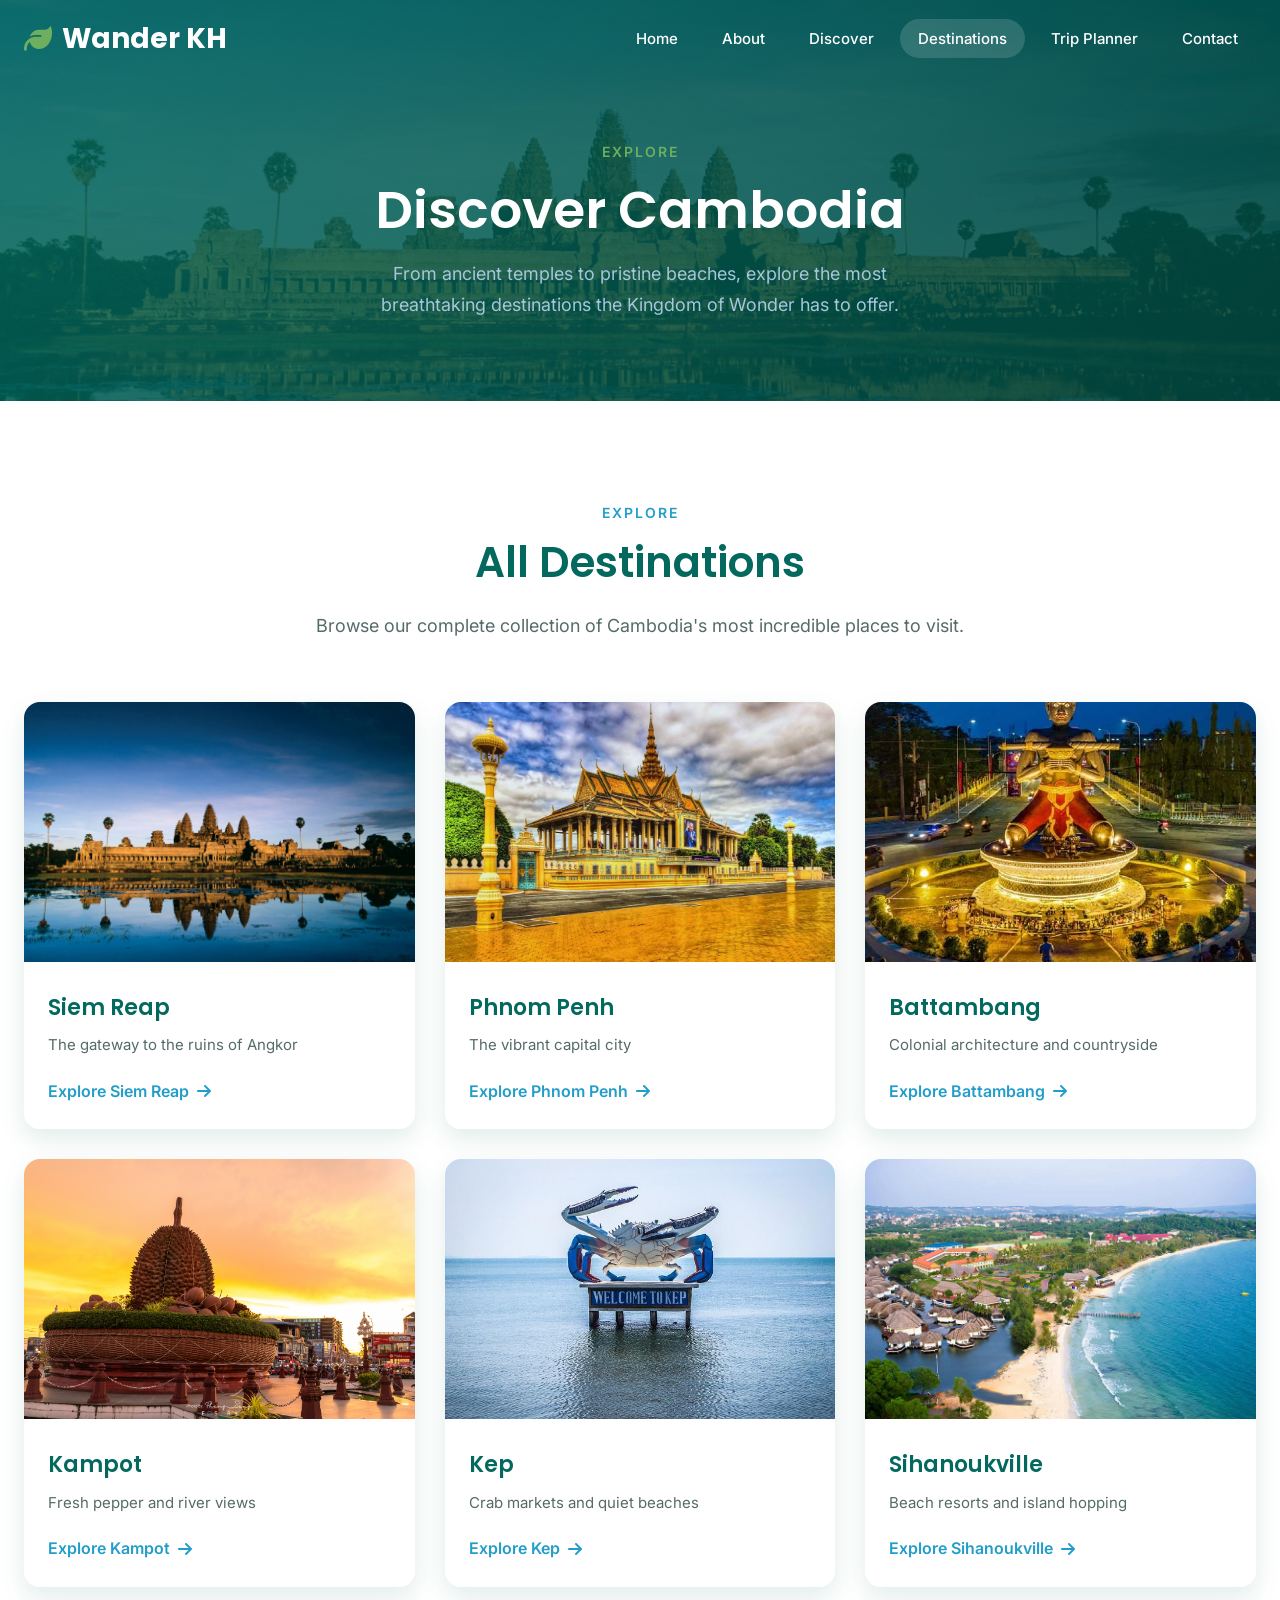
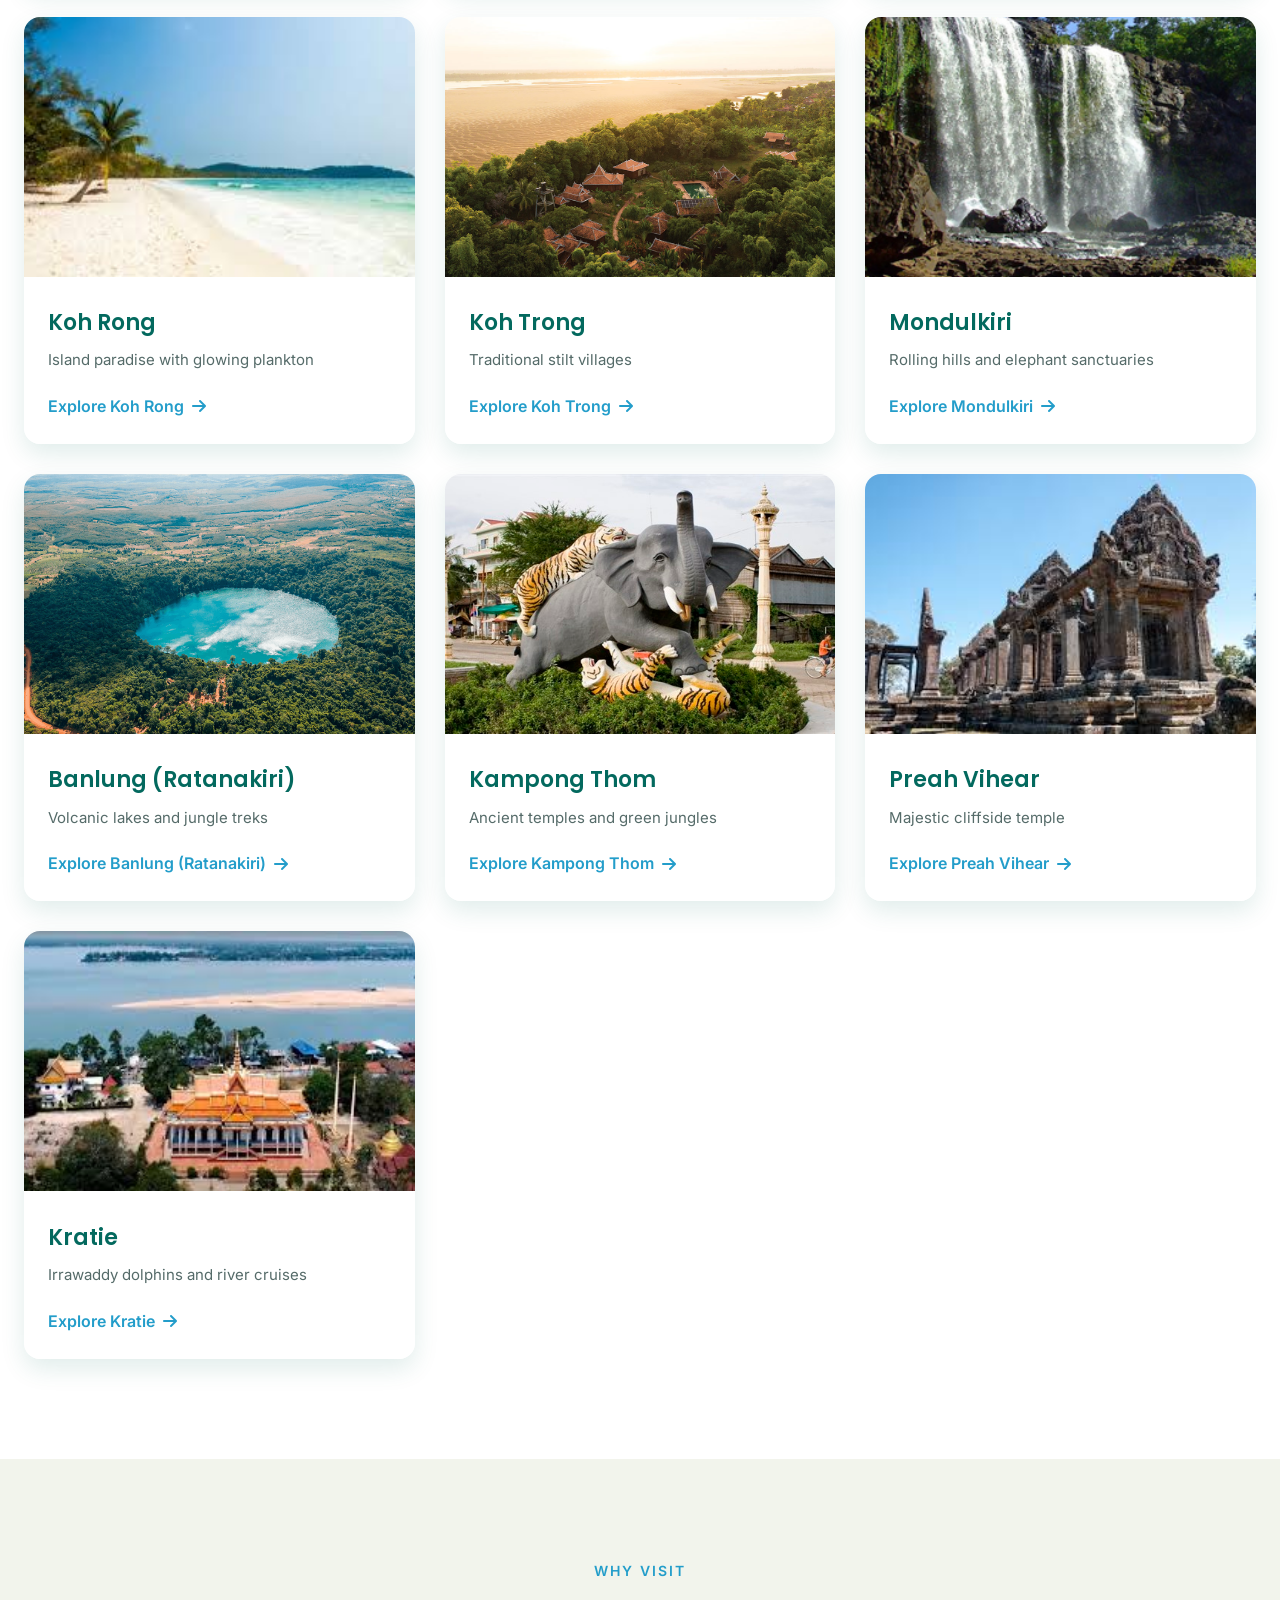
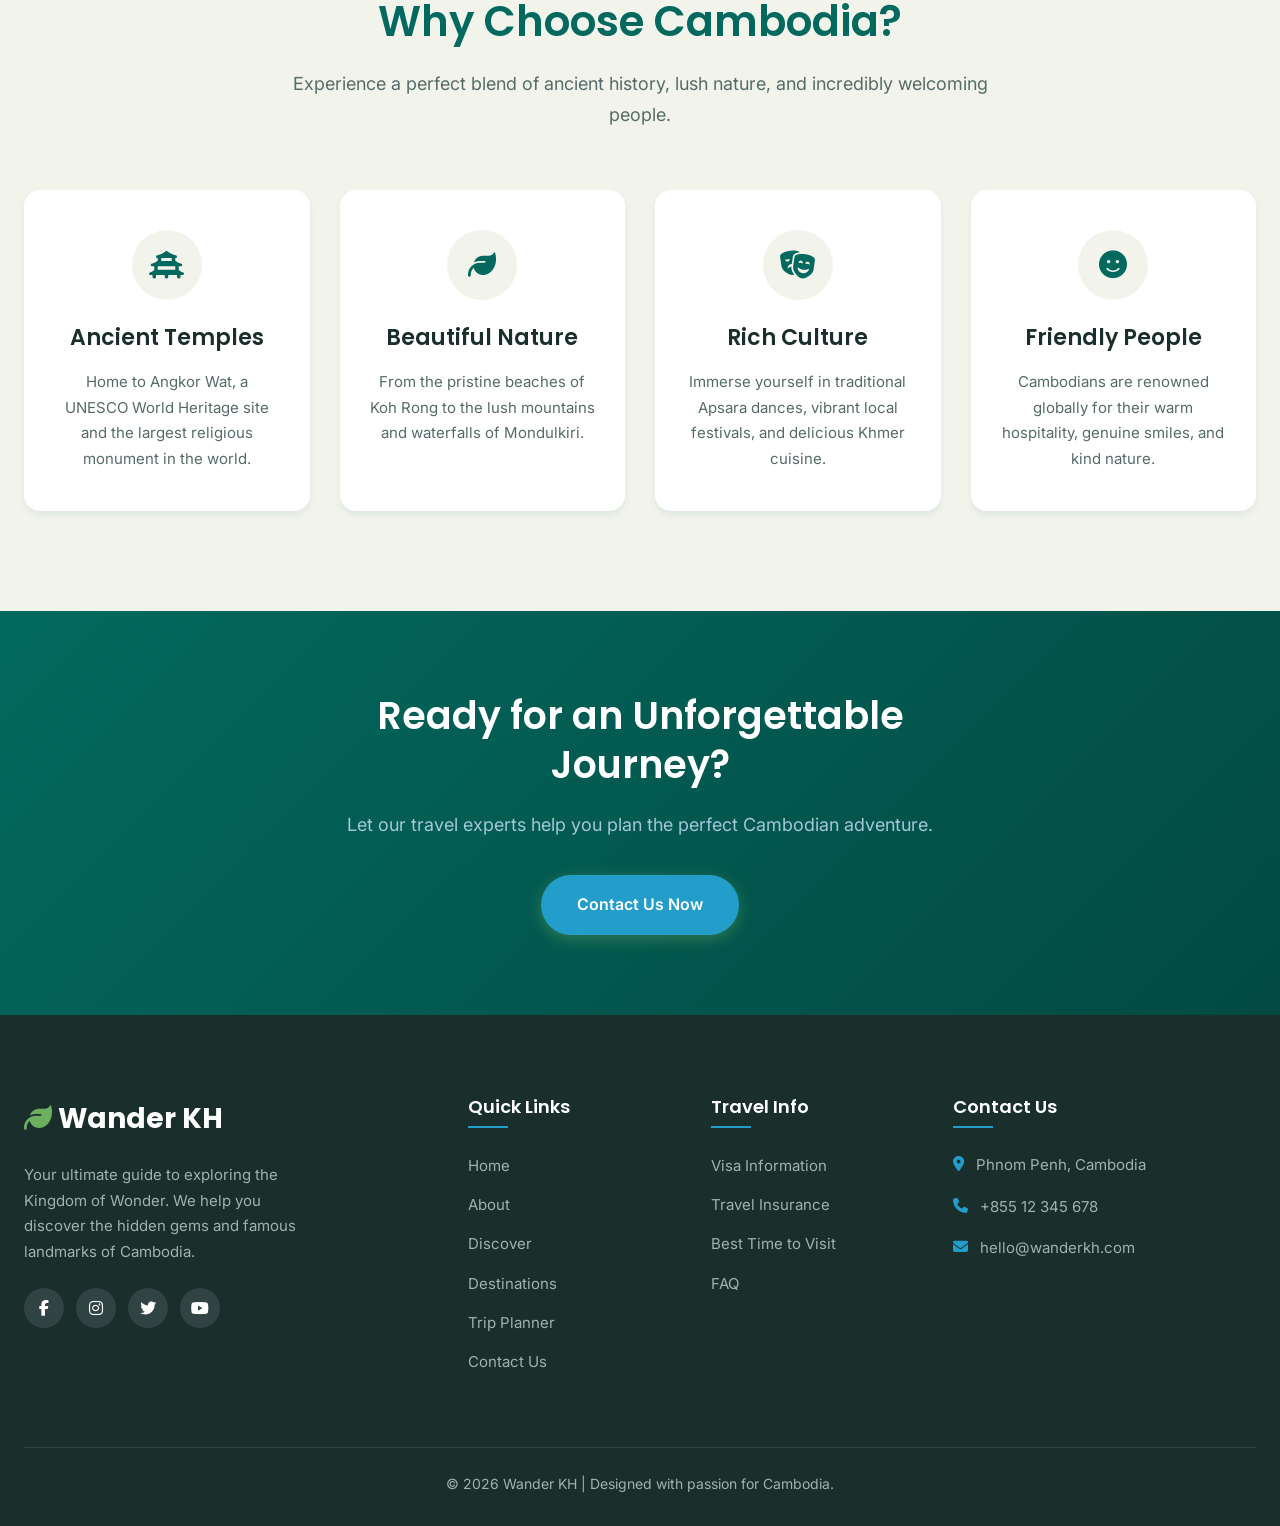
<file: destination-detail.html>
<!DOCTYPE html>
<html lang="en">
	<head>
		<meta charset="UTF-8">
		<meta name="viewport" content="width=device-width, initial-scale=1.0">
		<title>Destination | Wander KH</title>
		<link rel="preconnect" href="https://fonts.googleapis.com">
		<link rel="preconnect" href="https://fonts.gstatic.com" crossorigin>
		<link
			href="https://fonts.googleapis.com/css2?family=Poppins:ital,wght@0,300;0,400;0,600;0,700;0,800;1,800&family=Inter:wght@300;400;500;600&display=swap"
			rel="stylesheet"
		>
		<link
			rel="stylesheet"
			href="https://cdnjs.cloudflare.com/ajax/libs/font-awesome/6.4.0/css/all.min.css"
		>

		<style>
		:root {
			--cool-jade: #03695e;
			--spring-herb: #6daf5f;
			--sky-aqua: #239dca;
			--light-blue: #a5c6db;
			--linen-white: #e7e9d8;

			--text-dark: #1a2e2c;
			--text-light: #556b69;
			--bg-light: #fbfbfa;
			--bg-soft: #f2f4ec;
			--white: #ffffff;

			--shadow-sm: 0 4px 6px rgba(3, 105, 94, 0.08);
			--shadow-md: 0 10px 25px rgba(3, 105, 94, 0.12);
			--shadow-hover: 0 15px 35px rgba(3, 105, 94, 0.2);
			--radius: 16px;
			--max-width: 1280px;
		}

		* {
			margin: 0;
			padding: 0;
			box-sizing: border-box;
		}

		body {
			font-family: "Inter", sans-serif;
			background-color: var(--bg-light);
			color: var(--text-dark);
			line-height: 1.7;
			overflow-x: hidden;
		}

		h1,
		h2,
		h3,
		h4 {
			font-family: "Poppins", sans-serif;
			font-weight: 600;
			line-height: 1.3;
		}

		header {
			position: fixed;
			width: 100%;
			top: 0;
			z-index: 1000;
			transition: all 0.4s ease;
			background: var(--cool-jade);
			padding: 10px 0;
			box-shadow: 0 4px 20px rgba(0, 0, 0, 0.1);
		}

		nav {
			max-width: var(--max-width);
			margin: 0 auto;
			padding: 0 24px;
			display: flex;
			justify-content: space-between;
			align-items: center;
		}

		.logo {
			color: var(--white);
			font-family: "Poppins", sans-serif;
			font-size: 28px;
			font-weight: 700;
			text-decoration: none;
			display: flex;
			align-items: center;
			gap: 10px;
		}

		.logo i {
			color: var(--spring-herb);
		}

		.nav-links {
			list-style: none;
			display: flex;
			gap: 8px;
		}

		.nav-links a {
			text-decoration: none;
			color: var(--white);
			font-size: 15px;
			font-weight: 500;
			padding: 10px 18px;
			border-radius: 30px;
			transition: all 0.3s ease;
			position: relative;
		}

		.nav-links a:hover,
		.nav-links a.active {
			background-color: rgba(255, 255, 255, 0.15);
			color: var(--white);
		}

		.mobile-menu-btn {
			display: none;
			color: var(--white);
			font-size: 24px;
			cursor: pointer;
			background: none;
			border: none;
		}

		.detail-hero {
			position: relative;
			height: 50vh;
			min-height: 400px;
			background-size: cover;
			background-position: center;
			margin-top: 60px;
		}

		.detail-hero::before {
			content: "";
			position: absolute;
			inset: 0;
			background: linear-gradient(
				to bottom,
				rgba(3, 105, 94, 0.6) 0%,
				rgba(0, 0, 0, 0.3) 100%
			);
		}

		.detail-hero-content {
			position: absolute;
			bottom: 40px;
			left: 50%;
			transform: translateX(-50%);
			width: 100%;
			max-width: var(--max-width);
			padding: 0 24px;
			z-index: 2;
		}

		.back-btn {
			display: inline-flex;
			align-items: center;
			gap: 8px;
			color: var(--white);
			text-decoration: none;
			font-size: 15px;
			font-weight: 500;
			margin-bottom: 20px;
			padding: 10px 20px;
			background: rgba(255, 255, 255, 0.15);
			border-radius: 30px;
			backdrop-filter: blur(10px);
			transition: all 0.3s ease;
		}

		.back-btn:hover {
			background: rgba(255, 255, 255, 0.25);
		}

		.detail-title h1 {
			font-size: 52px;
			color: var(--white);
			margin-bottom: 8px;
			text-shadow: 0 2px 10px rgba(0, 0, 0, 0.3);
		}

		.detail-title p {
			font-size: 20px;
			color: var(--light-blue);
		}

		.quick-facts {
			display: grid;
			grid-template-columns: repeat(auto-fit, minmax(200px, 1fr));
			gap: 20px;
			max-width: var(--max-width);
			margin: -20px auto 0;
			padding: 0 24px;
			position: relative;
			z-index: 10;
		}

		.fact-card {
			background: var(--white);
			padding: 24px;
			border-radius: var(--radius);
			box-shadow: var(--shadow-md);
			text-align: center;
		}

		.fact-label {
			display: block;
			color: var(--text-light);
			font-size: 13px;
			text-transform: uppercase;
			letter-spacing: 1px;
			margin-bottom: 8px;
		}

		.fact-value {
			color: var(--cool-jade);
			font-family: "Poppins", sans-serif;
			font-size: 18px;
			font-weight: 600;
		}

		section {
			padding: 60px 24px;
		}

		.container {
			max-width: var(--max-width);
			margin: 0 auto;
		}

		.detail-content {
			display: grid;
			grid-template-columns: 1fr 350px;
			gap: 40px;
			max-width: var(--max-width);
			margin: 0 auto;
		}

		.detail-main h2 {
			font-size: 28px;
			color: var(--cool-jade);
			margin-bottom: 20px;
			margin-top: 40px;
		}

		.detail-main h2:first-child {
			margin-top: 0;
		}

		.detail-desc {
			color: var(--text-light);
			font-size: 16px;
			margin-bottom: 30px;
		}

		.highlights-grid {
			display: grid;
			grid-template-columns: 1fr 1fr;
			gap: 30px;
			margin-bottom: 40px;
		}

		.highlight-item h3 {
			font-size: 18px;
			color: var(--text-dark);
			margin-bottom: 16px;
		}

		.attractions-list,
		.activities-list {
			list-style: none;
		}

		.attractions-list li,
		.activities-list li {
			padding: 10px 0;
			border-bottom: 1px solid var(--bg-soft);
			color: var(--text-light);
			display: flex;
			align-items: center;
			gap: 10px;
		}

		.attractions-list li::before {
			content: "\f3c5";
			font-family: "Font Awesome 6 Free", sans-serif;
			font-weight: 900;
			color: var(--sky-aqua);
		}

		.activities-list li::before {
			content: "\f45c";
			font-family: "Font Awesome 6 Free", sans-serif;
			font-weight: 900;
			color: var(--spring-herb);
		}

		.accommodation-section {
			background: var(--bg-soft);
			padding: 30px;
			border-radius: var(--radius);
			margin-bottom: 40px;
		}

		.accommodation-note {
			color: var(--text-light);
			font-size: 15px;
		}

		.getting-there {
			margin-bottom: 40px;
		}

		.transport-option {
			background: var(--white);
			padding: 24px;
			border-radius: var(--radius);
			box-shadow: var(--shadow-sm);
		}

		.transport-option h4 {
			display: flex;
			align-items: center;
			gap: 12px;
			color: var(--text-dark);
			margin-bottom: 12px;
		}

		.transport-icon {
			width: 40px;
			height: 40px;
			background: var(--bg-soft);
			border-radius: 50%;
			display: flex;
			align-items: center;
			justify-content: center;
		}

		.transport-option p {
			color: var(--text-light);
			font-size: 15px;
		}

		.travel-tips {
			display: grid;
			grid-template-columns: repeat(auto-fit, minmax(220px, 1fr));
			gap: 20px;
		}

		.tip-card {
			background: var(--white);
			padding: 24px;
			border-radius: var(--radius);
			box-shadow: var(--shadow-sm);
			transition: all 0.3s ease;
		}

		.tip-card h4 {
			color: var(--cool-jade);
			font-size: 16px;
			margin-bottom: 10px;
			display: flex;
			align-items: center;
			gap: 8px;
		}

		.tip-card h4 i {
			color: var(--sky-aqua);
		}

		.tip-card p {
			color: var(--text-light);
			font-size: 14px;
		}

		.tip-card::before {
			content: "";
			position: absolute;
			top: 0;
			left: 0;
			width: 100%;
			height: 4px;
			background: var(--sky-aqua);
			transform: scaleX(0);
			transition: transform 0.4s ease;
			transform-origin: left;
			z-index: -1;
		}

		.tip-card:hover {
			transform: translateY(-10px);
			box-shadow: var(--shadow-hover);
		}

		.tip-card:hover::before {
			transform: scaleX(1);
		}

		.tip-card:nth-child(1)::before {
			background: var(--cool-jade);
		}
		.tip-card:nth-child(2)::before {
			background: var(--spring-herb);
		}
		.tip-card:nth-child(3)::before {
			background: var(--sky-aqua);
		}
		.tip-card:nth-child(4)::before {
			background: var(--light-blue);
		}

		.tip-icon {
			width: 70px;
			height: 70px;
			background: var(--bg-soft);
			border-radius: 50%;
			display: flex;
			align-items: center;
			justify-content: center;
			margin: 0 auto 24px;
			font-size: 28px;
			color: var(--cool-jade);
			transition: all 0.3s ease;
		}

		.tip-card:hover .tip-icon {
			background: var(--cool-jade);
			color: var(--white);
		}

		.tip-card h4 {
			color: var(--text-dark);
			margin-bottom: 16px;
			font-size: 22px;
		}

		.tip-card p {
			color: var(--text-light);
			font-size: 15px;
		}

		.tip-card {
			background: var(--white);
			padding: 24px;
			border-radius: var(--radius);
			box-shadow: var(--shadow-sm);
		}

		.tip-card h4 {
			color: var(--cool-jade);
			font-size: 16px;
			margin-bottom: 10px;
		}

		.tip-card p {
			color: var(--text-light);
			font-size: 14px;
		}

		.accommodation-grid {
			display: grid;
			grid-template-columns: repeat(auto-fit, minmax(150px, 1fr));
			gap: 20px;
		}

		.accom-card {
			background: var(--white);
			padding: 20px;
			border-radius: var(--radius);
			box-shadow: var(--shadow-sm);
			text-align: center;
		}

		.accom-card h4 {
			color: var(--text-light);
			font-size: 12px;
			text-transform: uppercase;
			letter-spacing: 1px;
			margin-bottom: 8px;
		}

		.accom-card p {
			color: var(--cool-jade);
			font-weight: 600;
			font-size: 16px;
		}

		.detail-sidebar {
			position: sticky;
			top: 100px;
			height: fit-content;
		}

		.sidebar-box {
			background: var(--white);
			padding: 24px;
			border-radius: var(--radius);
			box-shadow: var(--shadow-sm);
			margin-bottom: 24px;
		}

		.sidebar-box h3 {
			color: var(--cool-jade);
			font-size: 18px;
			margin-bottom: 16px;
		}

		.map-box iframe {
			border-radius: 12px;
		}

		.quick-info-list {
			list-style: none;
		}

		.quick-info-list li {
			padding: 8px 0;
			border-bottom: 1px solid var(--bg-soft);
			color: var(--text-light);
			font-size: 14px;
		}

		.quick-info-list li strong {
			color: var(--text-dark);
		}

		.cta-box {
			background: linear-gradient(135deg, var(--cool-jade) 0%, #024a42 100%);
			color: var(--white);
		}

		.cta-box h3 {
			color: var(--white);
		}

		.cta-box p {
			color: var(--light-blue);
			font-size: 15px;
			margin-bottom: 20px;
		}

		.btn {
			display: inline-block;
			text-decoration: none;
			padding: 14px 28px;
			border-radius: 50px;
			font-size: 15px;
			font-weight: 600;
			transition: all 0.3s ease;
			cursor: pointer;
			border: none;
			font-family: "Inter", sans-serif;
		}

		.btn-primary {
			background: var(--spring-herb);
			color: var(--white);
			box-shadow: 0 4px 15px rgba(109, 175, 95, 0.4);
		}

		.btn-primary:hover {
			background: #5a9e4d;
			transform: translateY(-2px);
		}

		footer {
			background-color: var(--text-dark);
			color: var(--linen-white);
			padding: 80px 24px 30px;
		}

		.footer-grid {
			max-width: var(--max-width);
			margin: 0 auto;
			display: grid;
			grid-template-columns: 2fr 1fr 1fr 1.5fr;
			gap: 40px;
			margin-bottom: 60px;
		}

		.footer-brand .logo {
			color: var(--white);
			margin-bottom: 20px;
			display: inline-block;
		}

		.footer-brand p {
			color: #a0b2b0;
			font-size: 15px;
			max-width: 300px;
			margin-bottom: 24px;
		}

		.social-links {
			display: flex;
			gap: 12px;
		}

		.social-links a {
			width: 40px;
			height: 40px;
			border-radius: 50%;
			background: rgba(255, 255, 255, 0.1);
			color: var(--white);
			display: flex;
			align-items: center;
			justify-content: center;
			transition: all 0.3s ease;
			text-decoration: none;
		}

		.social-links a:hover {
			background: var(--spring-herb);
			transform: translateY(-3px);
		}

		.footer-title {
			color: var(--white);
			font-size: 18px;
			margin-bottom: 24px;
			position: relative;
			padding-bottom: 10px;
		}

		.footer-title::after {
			content: "";
			position: absolute;
			left: 0;
			bottom: 0;
			width: 40px;
			height: 2px;
			background: var(--sky-aqua);
		}

		.footer-links {
			list-style: none;
		}

		.footer-links li {
			margin-bottom: 12px;
		}

		.footer-links a {
			color: #a0b2b0;
			text-decoration: none;
			transition: 0.3s;
			font-size: 15px;
		}

		.footer-links a:hover {
			color: var(--spring-herb);
			padding-left: 5px;
		}

		.contact-info li {
			display: flex;
			gap: 12px;
			margin-bottom: 16px;
			color: #a0b2b0;
			font-size: 15px;
		}

		.contact-info i {
			color: var(--sky-aqua);
			margin-top: 4px;
		}

		.footer-bottom {
			max-width: var(--max-width);
			margin: 0 auto;
			border-top: 1px solid rgba(255, 255, 255, 0.1);
			padding-top: 24px;
			text-align: center;
			color: #a0b2b0;
			font-size: 14px;
		}

		@media (max-width: 992px) {
			.detail-title h1 {
				font-size: 42px;
			}
			.detail-content {
				grid-template-columns: 1fr;
			}
			.detail-sidebar {
				position: static;
			}
			.footer-grid {
				grid-template-columns: 1fr 1fr;
			}
			.highlights-grid {
				grid-template-columns: 1fr;
			}
		}

		@media (max-width: 768px) {
			.mobile-menu-btn {
				display: block;
			}
			nav {
				padding: 0 16px;
			}
			.nav-links {
				position: fixed;
				top: 0;
				right: -100%;
				width: 280px;
				height: 100vh;
				background: var(--cool-jade);
				flex-direction: column;
				padding: 100px 30px 30px;
				box-shadow: -10px 0 30px rgba(0, 0, 0, 0.1);
				transition: 0.4s ease-in-out;
			}
			.nav-links.active {
				right: 0;
			}
			.nav-links a {
				font-size: 18px;
				padding: 12px 0;
				display: block;
				border-radius: 0;
				border-bottom: 1px solid rgba(255, 255, 255, 0.1);
			}
			.detail-hero {
				height: 40vh;
				min-height: 300px;
			}
			.detail-title h1 {
				font-size: 32px;
			}
			.quick-facts {
				grid-template-columns: 1fr 1fr;
				margin-top: -30px;
			}
			.fact-card {
				padding: 16px;
			}
			.footer-grid {
				grid-template-columns: 1fr;
				gap: 30px;
			}
		}
		</style>
	</head>
	<body>
		<header id="header">
			<nav>
				<a href="index.html" class="logo">
					<i class="fa-solid fa-leaf"></i>
					Wander KH
				</a>
				<button class="mobile-menu-btn" id="mobileMenuBtn" type="button">
					<i class="fa-solid fa-bars"></i>
				</button>
				<ul class="nav-links" id="navLinks">
					<li><a href="index.html">Home</a></li>
					<li><a href="about-us.html">About</a></li>
					<li><a href="discover.html">Discover</a></li>
					<li><a href="destinations.html" class="active">Destinations</a></li>
					<li><a href="planning.html">Trip Planner</a></li>
					<li><a href="contact.html">Contact</a></li>
				</ul>
			</nav>
		</header>

		<main>
			<div class="detail-hero" id="detail-hero">
				<div class="detail-hero-content">
					<a href="destinations.html" class="back-btn">
						<i class="fa-solid fa-arrow-left"></i>
						Back to Destinations
					</a>
					<div class="detail-title">
						<h1 id="dest-name"></h1>
						<p id="dest-tagline"></p>
					</div>
				</div>
			</div>

			<div class="quick-facts">
				<div class="fact-card">
					<span class="fact-label">Best Time</span>
					<span id="fact-best-time" class="fact-value"></span>
				</div>
				<div class="fact-card">
					<span class="fact-label">From Phnom Penh</span>
					<span id="fact-duration" class="fact-value"></span>
				</div>
				<div class="fact-card">
					<span class="fact-label">Transport</span>
					<span id="fact-transport" class="fact-value"></span>
				</div>
				<div class="fact-card">
					<span class="fact-label">Weather</span>
					<span id="fact-weather" class="fact-value"></span>
				</div>
			</div>

			<section>
				<div class="detail-content">
					<div class="detail-main">
						<h2>About This Destination</h2>
						<p id="dest-description" class="detail-desc"></p>

						<h2>What to See & Do</h2>
						<div class="highlights-grid">
							<div class="highlight-item">
								<h3>Top Attractions</h3>
								<ul id="dest-highlights" class="attractions-list"></ul>
							</div>
							<div class="highlight-item">
								<h3>Things to Do</h3>
								<ul id="dest-activities" class="activities-list"></ul>
							</div>
						</div>

						<h2>Where to Stay</h2>
						<div class="accommodation-section">
							<p class="accommodation-note">
								Accommodation options vary by budget. Search for hotels,
								hostels, or resorts in this area.
							</p>
						</div>

						<h2>Getting There</h2>
						<div class="getting-there">
							<div class="transport-option">
								<h4>
									<span class="transport-icon"
										><i class="fa-solid fa-bus"></i></span
									>
									<span id="transport-method"></span>
								</h4>
								<p>Duration: <span id="transport-duration"></span></p>
								<p class="transport-desc">
									Most convenient option. Buses depart regularly from Phnom
									Penh's Olympic Market.
								</p>
							</div>
						</div>

						<h2>Travel Tips</h2>
						<div class="travel-tips">
							<div class="tip-card">
								<h4><i class="fa-solid fa-shirt"></i> Dress Code</h4>
								<p>
									Wear modest clothing when visiting temples. Shoulders and
									knees covered.
								</p>
							</div>
							<div class="tip-card">
								<h4><i class="fa-solid fa-coins"></i> Currency</h4>
								<p>
									US Dollars widely accepted. Small riel change given for small
									amounts.
								</p>
							</div>
							<div class="tip-card">
								<h4><i class="fa-solid fa-bottle-water"></i> Health</h4>
								<p>
									Stay hydrated and use sunscreen. Mosquitos present in some
									areas.
								</p>
							</div>
							<div class="tip-card">
								<h4><i class="fa-solid fa-comments"></i> Communication</h4>
								<p>
									English spoken in tourist areas. Learn a few Khmer phrases!
								</p>
							</div>
						</div>
					</div>

					<div class="detail-sidebar">
						<div class="sidebar-box map-box">
							<h3>Location</h3>
							<iframe
								id="map-frame"
								width="100%"
								height="200"
								style="border:0;border-radius:12px;"
								allowfullscreen
								loading="lazy"
								title="Location Map"
							></iframe>
						</div>

						<div class="sidebar-box">
							<h3>Quick Info</h3>
							<ul class="quick-info-list">
								<li><strong>Language:</strong> Khmer</li>
								<li><strong>Currency:</strong> USD / KHR</li>
								<li><strong>Time Zone:</strong> GMT+7</li>
							</ul>
						</div>

						<div class="sidebar-box cta-box">
							<h3>Ready to Visit?</h3>
							<p>Book your trip now and explore this amazing destination!</p>
							<a href="planning.html" class="btn btn-primary">Plan Your Trip</a>
						</div>
					</div>
				</div>
			</section>
		</main>

		<footer>
			<div class="footer-grid">
				<div class="footer-brand">
					<a href="index.html" class="logo">
						<i class="fa-solid fa-leaf"></i>
						Wander KH
					</a>
					<p>
						Your ultimate guide to exploring the Kingdom of Wonder. We help you
						discover the hidden gems and famous landmarks of Cambodia.
					</p>
					<div class="social-links">
						<a href="#" aria-label="Facebook"
							><i class="fa-brands fa-facebook-f"></i></a
						>
						<a href="#" aria-label="Instagram"
							><i class="fa-brands fa-instagram"></i></a
						>
						<a href="#" aria-label="Twitter"
							><i class="fa-brands fa-twitter"></i></a
						>
						<a href="#" aria-label="YouTube"
							><i class="fa-brands fa-youtube"></i></a
						>
					</div>
				</div>

				<div class="footer-widget">
					<h4 class="footer-title">Quick Links</h4>
					<ul class="footer-links">
						<li><a href="index.html">Home</a></li>
						<li><a href="about-us.html">About</a></li>
						<li><a href="discover.html">Discover</a></li>
						<li><a href="destinations.html">Destinations</a></li>
						<li><a href="planning.html">Trip Planner</a></li>
						<li><a href="contact.html">Contact Us</a></li>
					</ul>
				</div>

				<div class="footer-widget">
					<h4 class="footer-title">Travel Info</h4>
					<ul class="footer-links">
						<li><a href="#">Visa Information</a></li>
						<li><a href="#">Travel Insurance</a></li>
						<li><a href="#">Best Time to Visit</a></li>
						<li><a href="#">FAQ</a></li>
					</ul>
				</div>

				<div class="footer-widget">
					<h4 class="footer-title">Contact Us</h4>
					<ul class="contact-info list-none">
						<li>
							<i class="fa-solid fa-location-dot"></i>
							<span>Phnom Penh, Cambodia</span>
						</li>
						<li>
							<i class="fa-solid fa-phone"></i>
							<span>+855 12 345 678</span>
						</li>
						<li>
							<i class="fa-solid fa-envelope"></i>
							<span>hello@wanderkh.com</span>
						</li>
					</ul>
				</div>
			</div>

			<div class="footer-bottom">
				<p>&copy; 2026 Wander KH | Designed with passion for Cambodia.</p>
			</div>
		</footer>

		<script>
		const mobileBtn = document.getElementById("mobileMenuBtn");
		const navLinks = document.getElementById("navLinks");
		mobileBtn.addEventListener("click", () => {
			navLinks.classList.toggle("active");
			const icon = mobileBtn.querySelector("i");
			if (navLinks.classList.contains("active")) {
				icon.classList.remove("fa-bars");
				icon.classList.add("fa-xmark");
			} else {
				icon.classList.remove("fa-xmark");
				icon.classList.add("fa-bars");
			}
		});

		document.querySelectorAll(".nav-links a").forEach((link) => {
			link.addEventListener("click", () => {
				navLinks.classList.remove("active");
				mobileBtn.querySelector("i").classList.replace("fa-xmark", "fa-bars");
			});
		});
		</script>
		<script src="js/destinations.js"></script>
		<script src="js/detail.js"></script>
	</body>
</html>
</file>
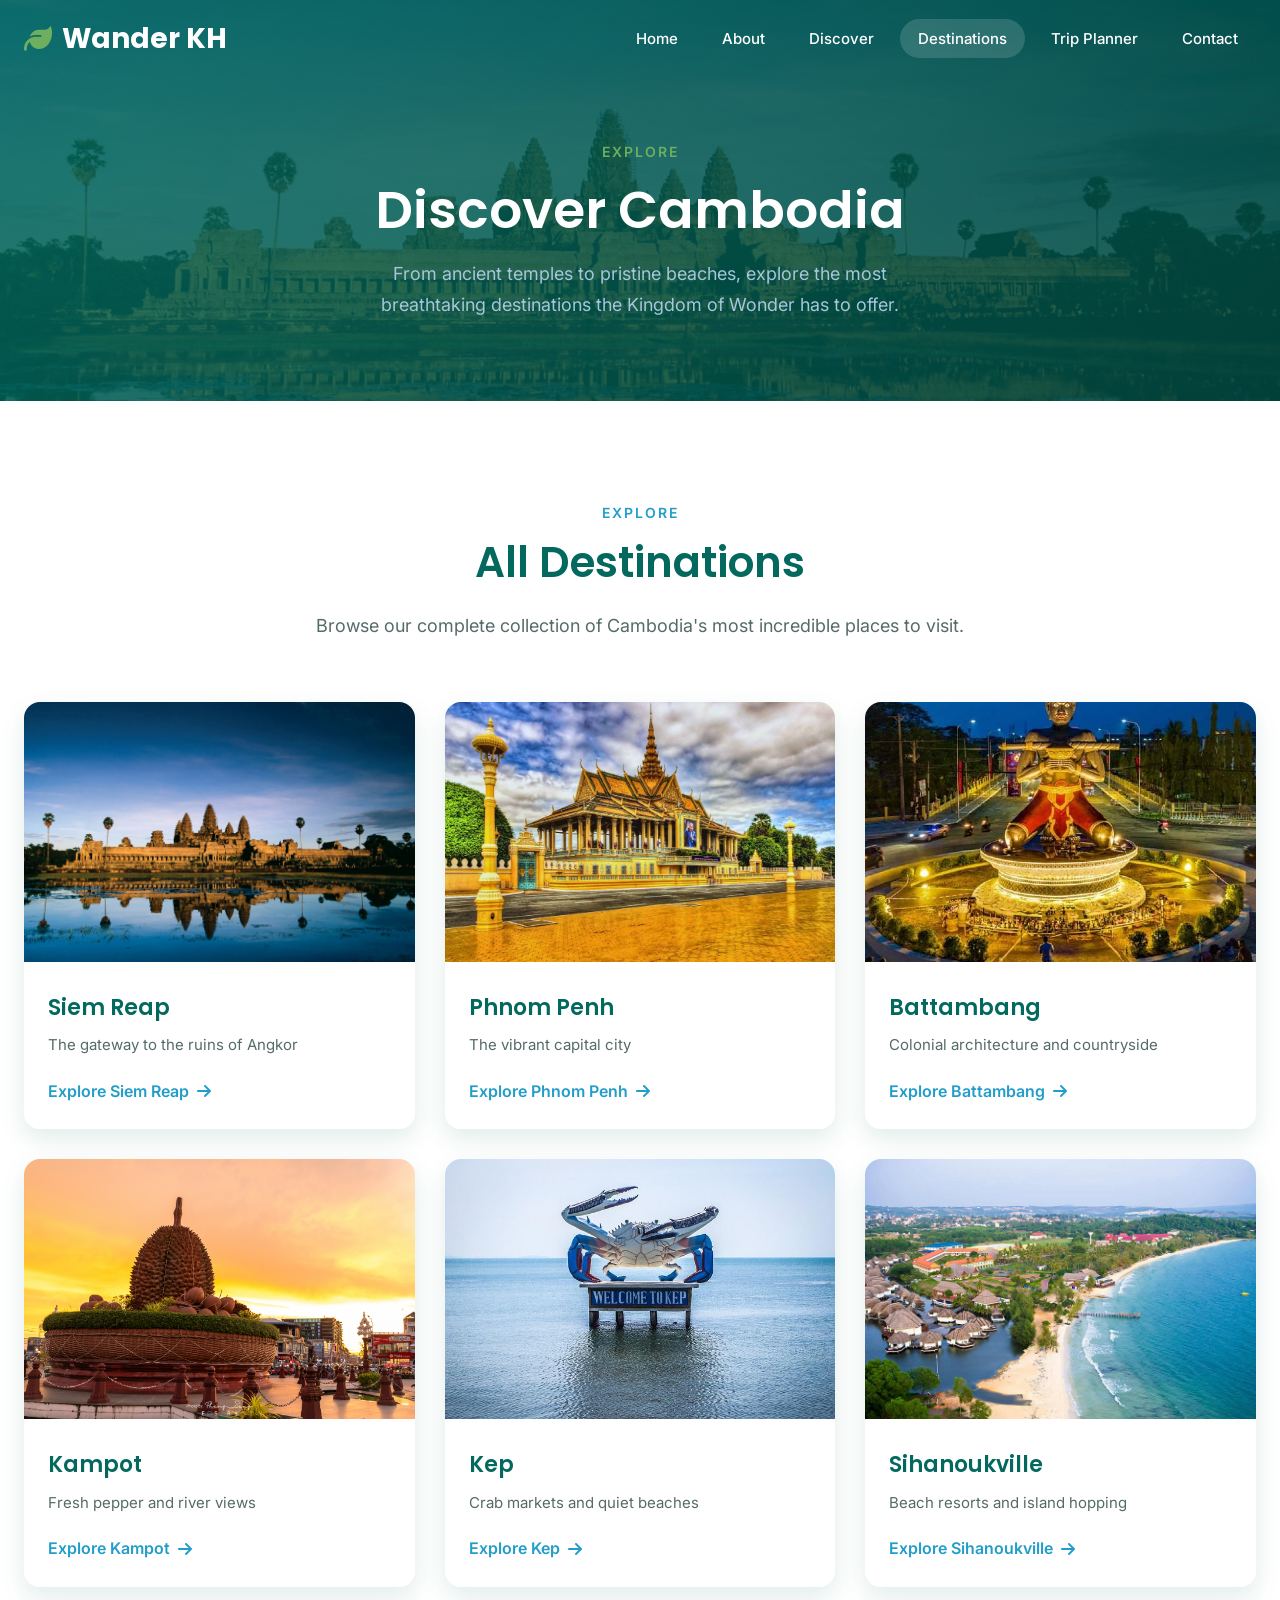
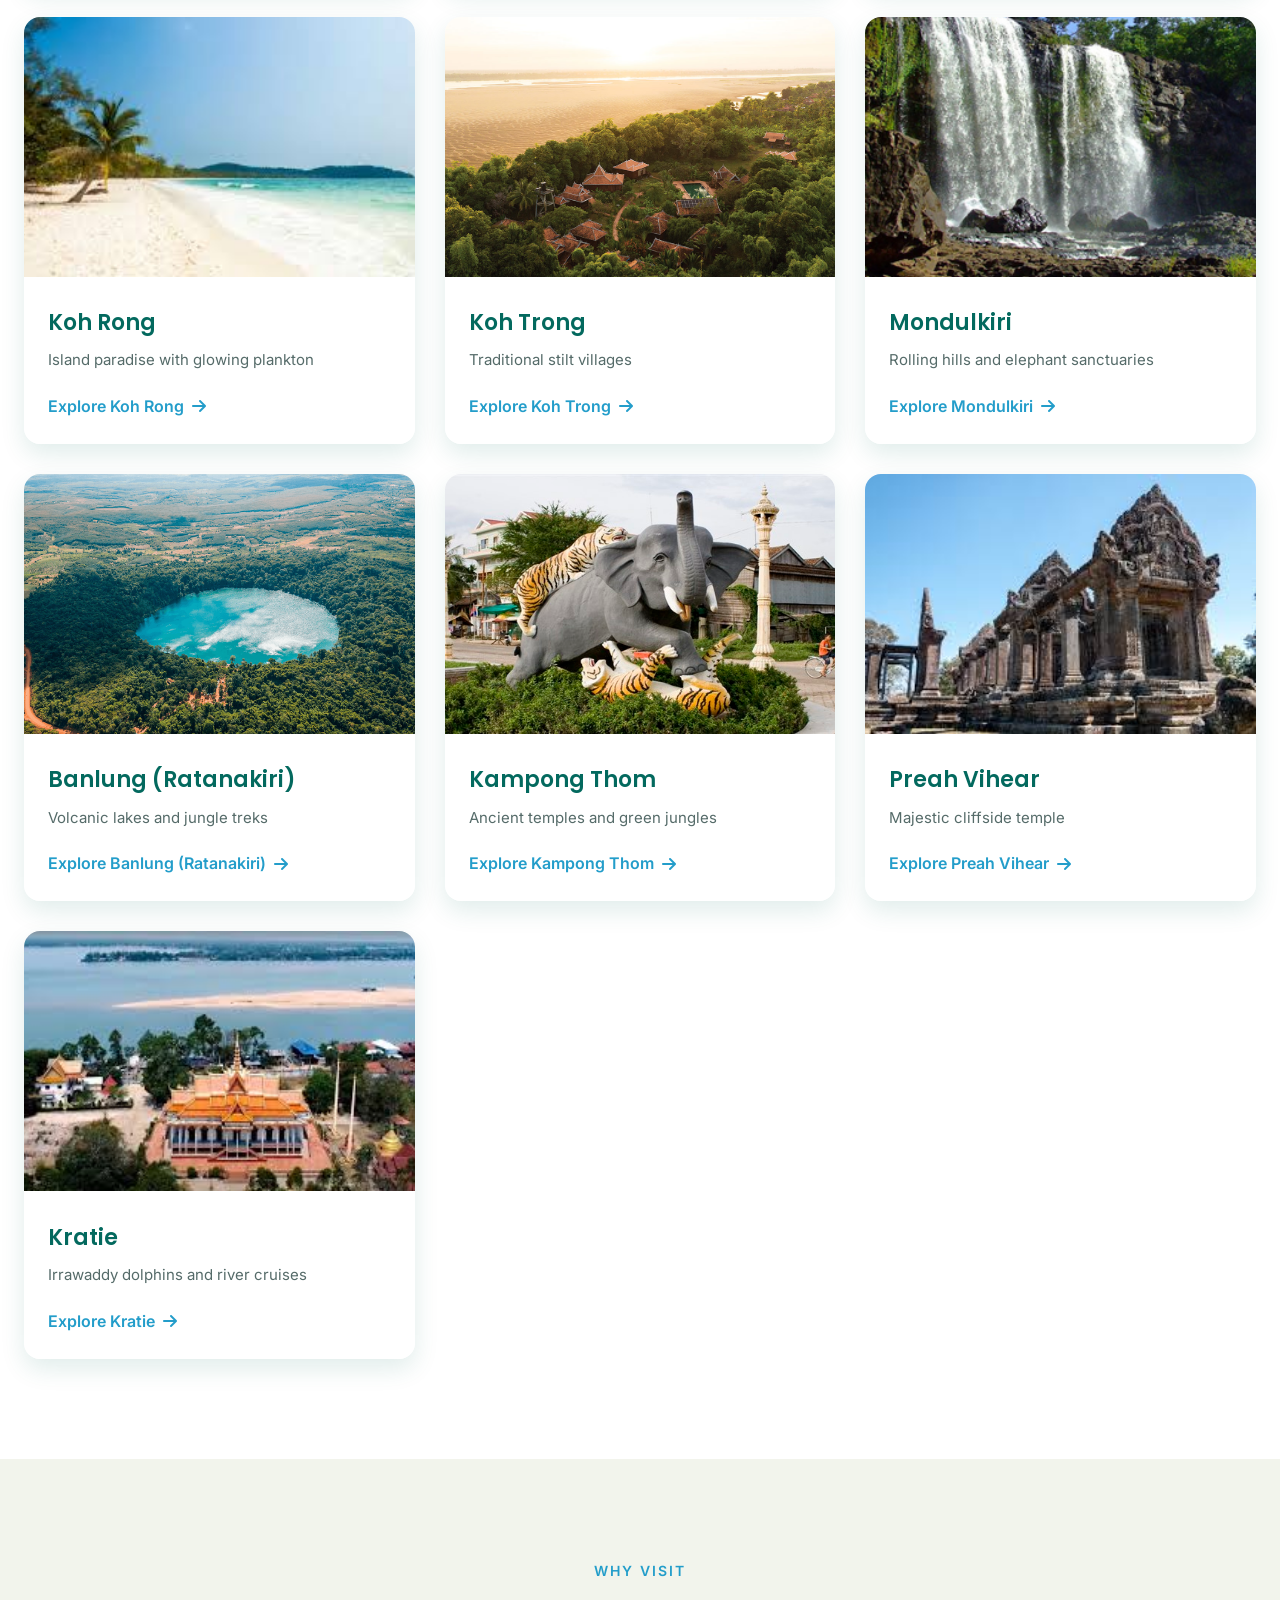
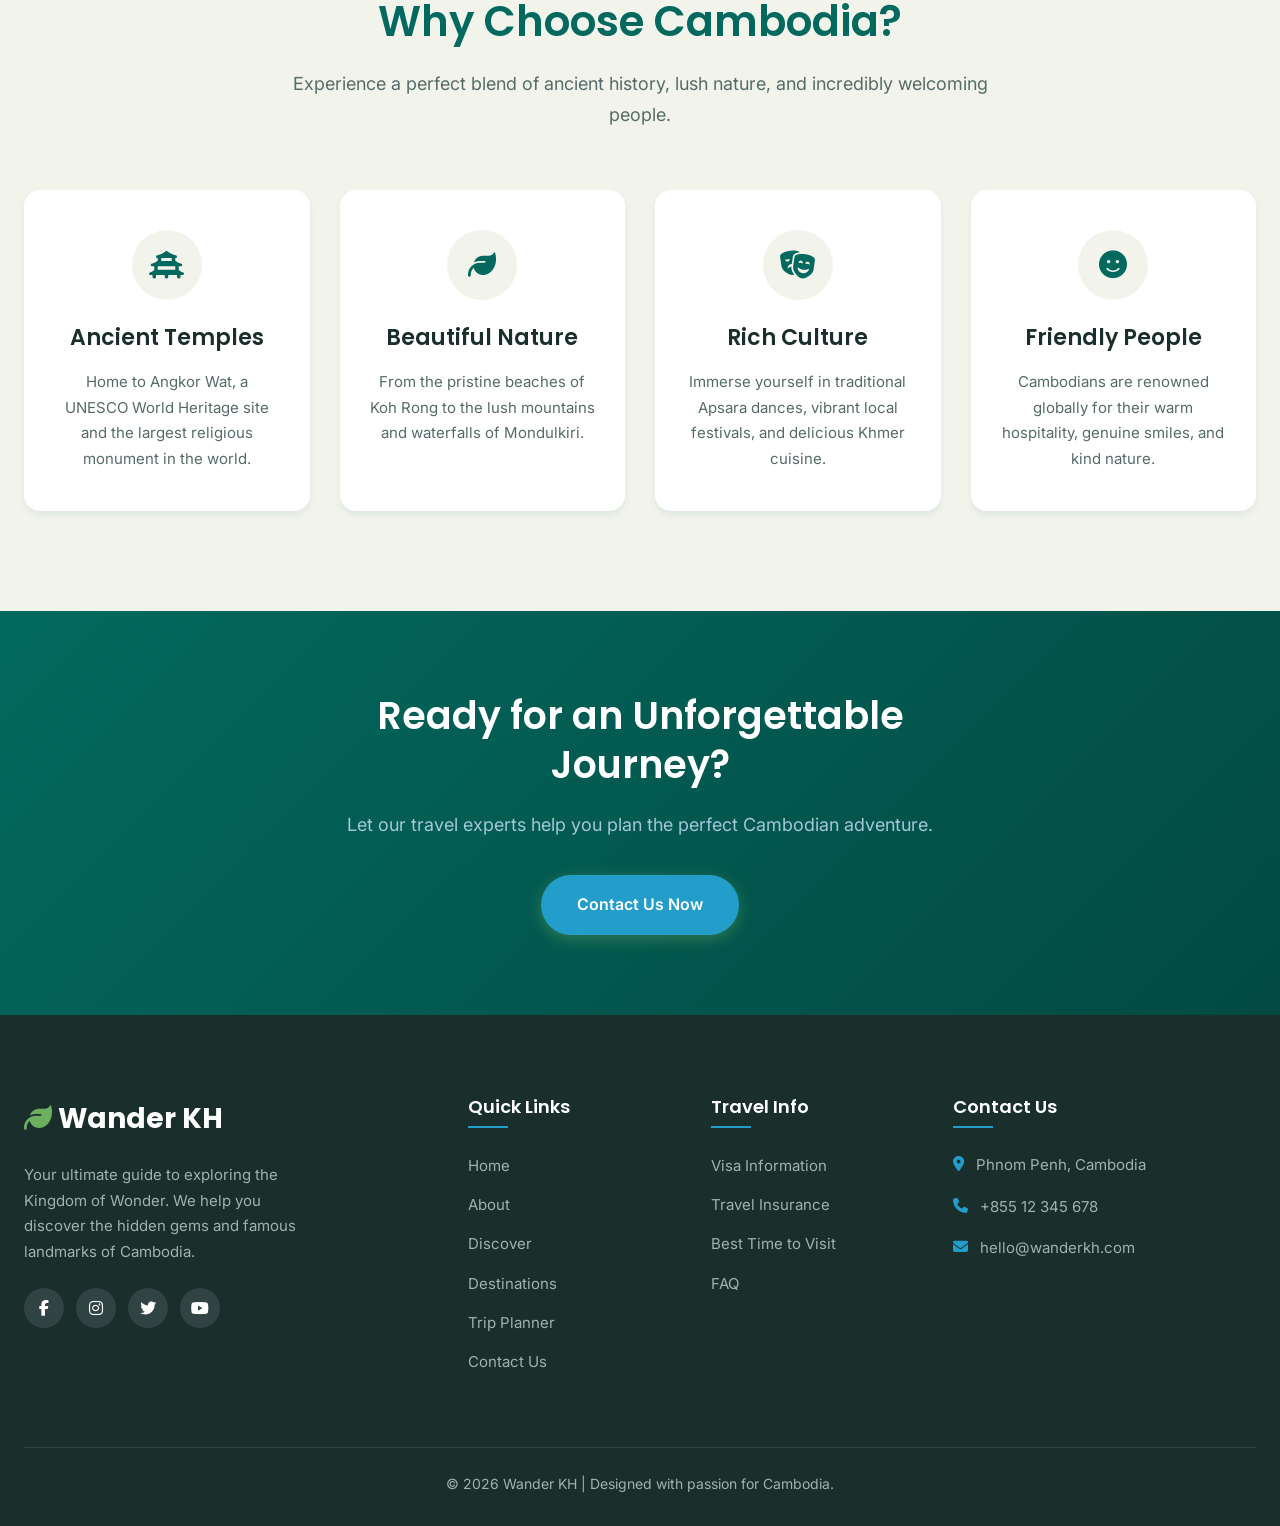
<file: destinations.html>
<!DOCTYPE html>
<html lang="en">
	<head>
		<meta charset="UTF-8">
		<meta name="viewport" content="width=device-width, initial-scale=1.0">
		<title>Destinations | Wander KH</title>
		<link rel="preconnect" href="https://fonts.googleapis.com">
		<link rel="preconnect" href="https://fonts.gstatic.com" crossorigin>
		<link href="https://fonts.googleapis.com/css2?family=Poppins:ital,wght@0,300;0,400;0,600;0,700;0,800;1,800&family=Inter:wght@300;400;500;600&display=swap" rel="stylesheet">
		<link rel="stylesheet" href="https://cdnjs.cloudflare.com/ajax/libs/font-awesome/6.4.0/css/all.min.css">
		<link rel="stylesheet" href="./stylenew.css">
		<style>
			.page-hero {
				background: linear-gradient(135deg, var(--cool-jade) 0%, #024a42 100%);
				padding: 140px 24px 80px;
				text-align: center;
				position: relative;
				overflow: hidden;
			}
			.page-hero::before {
				content: "";
				position: absolute;
				top: 0;
				left: 0;
				width: 100%;
				height: 100%;
				background: url("images/AngkorWat.jpg") center / cover;
				opacity: 0.15;
			}
			.page-hero-content {
				position: relative;
				z-index: 2;
			}
			.page-hero-tag {
				color: var(--spring-herb);
				font-weight: 600;
				font-size: 14px;
				text-transform: uppercase;
				letter-spacing: 2px;
				margin-bottom: 12px;
				display: block;
			}
			.page-hero h1 {
				font-size: 52px;
				color: var(--white);
				margin-bottom: 16px;
			}
			.page-hero p {
				color: var(--light-blue);
				font-size: 18px;
				max-width: 600px;
				margin: 0 auto;
			}
			@media (max-width: 768px) {
				.page-hero {
					padding: 120px 24px 60px;
				}
				.page-hero h1 {
					font-size: 36px;
				}
			}
			a.dest-card {
				text-decoration: none;
				color: inherit;
			}
		</style>
	</head>
	<body>
		<header id="header">
			<nav>
				<a href="index.html" class="logo" onclick="location.reload(); return false;">
					<i class="fa-solid fa-leaf"></i> Wander KH
				</a>
				<button class="mobile-menu-btn" id="mobileMenuBtn" type="button">
					<i class="fa-solid fa-bars"></i>
				</button>
				<ul class="nav-links" id="navLinks">
					<li><a href="index.html">Home</a></li>
					<li><a href="about-us.html">About</a></li>
					<li><a href="discover.html">Discover</a></li>
					<li><a href="destinations.html" class="active">Destinations</a></li>
					<li><a href="planning.html">Trip Planner</a></li>
					<li><a href="contact.html">Contact</a></li>
				</ul>
			</nav>
		</header>

		<main>
			<section class="page-hero">
				<div class="page-hero-content">
					<span class="page-hero-tag">Explore</span>
					<h1>Discover Cambodia</h1>
					<p>From ancient temples to pristine beaches, explore the most breathtaking destinations the Kingdom of Wonder has to offer.</p>
				</div>
			</section>

			<section class="destinations-section">
				<div class="container">
					<div class="section-header">
						<span class="section-tag">Explore</span>
						<h2>All Destinations</h2>
						<p>Browse our complete collection of Cambodia's most incredible places to visit.</p>
					</div>

					<div id="destination-grid" class="dest-grid"></div>
				</div>
			</section>

			<section class="features-section">
				<div class="container">
					<div class="section-header">
						<span class="section-tag">Why Visit</span>
						<h2>Why Choose Cambodia?</h2>
						<p>Experience a perfect blend of ancient history, lush nature, and incredibly welcoming people.</p>
					</div>
					
					<div class="feature-grid">
						<div class="feature-card">
							<div class="feature-icon"><i class="fa-solid fa-vihara"></i></div>
							<h3>Ancient Temples</h3>
							<p>Home to Angkor Wat, a UNESCO World Heritage site and the largest religious monument in the world.</p>
						</div>

						<div class="feature-card">
							<div class="feature-icon"><i class="fa-solid fa-leaf"></i></div>
							<h3>Beautiful Nature</h3>
							<p>From the pristine beaches of Koh Rong to the lush mountains and waterfalls of Mondulkiri.</p>
						</div>

						<div class="feature-card">
							<div class="feature-icon"><i class="fa-solid fa-masks-theater"></i></div>
							<h3>Rich Culture</h3>
							<p>Immerse yourself in traditional Apsara dances, vibrant local festivals, and delicious Khmer cuisine.</p>
						</div>

						<div class="feature-card">
							<div class="feature-icon"><i class="fa-solid fa-face-smile"></i></div>
							<h3>Friendly People</h3>
							<p>Cambodians are renowned globally for their warm hospitality, genuine smiles, and kind nature.</p>
						</div>
					</div>
				</div>
			</section>

			<section class="cta-section">
				<div class="container">
					<div class="cta-content">
						<h2>Ready for an Unforgettable Journey?</h2>
						<p>Let our travel experts help you plan the perfect Cambodian adventure.</p>
						<a href="contact.html" class="btn btn-primary" style="background-color: var(--sky-aqua);">Contact Us Now</a>
					</div>
				</div>
			</section>
		</main>

		<footer>
			<div class="footer-grid">
				<div class="footer-brand">
					<a href="index.html" class="logo">
						<i class="fa-solid fa-leaf"></i> Wander KH
					</a>
					<p>Your ultimate guide to exploring the Kingdom of Wonder. We help you discover the hidden gems and famous landmarks of Cambodia.</p>
					<div class="social-links">
						<a href="#" aria-label="Facebook"><i class="fa-brands fa-facebook-f"></i></a>
						<a href="#" aria-label="Instagram"><i class="fa-brands fa-instagram"></i></a>
						<a href="#" aria-label="Twitter"><i class="fa-brands fa-twitter"></i></a>
						<a href="#" aria-label="YouTube"><i class="fa-brands fa-youtube"></i></a>
					</div>
				</div>

				<div class="footer-widget">
					<h4 class="footer-title">Quick Links</h4>
					<ul class="footer-links">
						<li><a href="index.html">Home</a></li>
						<li><a href="about-us.html">About</a></li>
						<li><a href="discover.html">Discover</a></li>
						<li><a href="destinations.html">Destinations</a></li>
						<li><a href="planning.html">Trip Planner</a></li>
						<li><a href="contact.html">Contact Us</a></li>
					</ul>
				</div>

				<div class="footer-widget">
					<h4 class="footer-title">Travel Info</h4>
					<ul class="footer-links">
						<li><a href="#">Visa Information</a></li>
						<li><a href="#">Travel Insurance</a></li>
						<li><a href="#">Best Time to Visit</a></li>
						<li><a href="#">FAQ</a></li>
					</ul>
				</div>

				<div class="footer-widget">
					<h4 class="footer-title">Contact Us</h4>
					<ul class="contact-info list-none">
						<li>
							<i class="fa-solid fa-location-dot"></i>
							<span>Phnom Penh, Cambodia</span>
						</li>
						<li>
							<i class="fa-solid fa-phone"></i>
							<span>+855 12 345 678</span>
						</li>
						<li>
							<i class="fa-solid fa-envelope"></i>
							<span>hello@wanderkh.com</span>
						</li>
					</ul>
				</div>
			</div>
			
			<div class="footer-bottom">
				<p>&copy; 2026 Wander KH | Designed with passion for Cambodia.</p>
			</div>
		</footer>

		<script>
			const header = document.getElementById('header');
			window.addEventListener('scroll', () => {
				if (window.scrollY > 50) {
					header.classList.add('scrolled');
				} else {
					header.classList.remove('scrolled');
				}
			});

			const mobileBtn = document.getElementById('mobileMenuBtn');
			const navLinks = document.getElementById('navLinks');
			mobileBtn.addEventListener('click', () => {
				navLinks.classList.toggle('active');
				const icon = mobileBtn.querySelector('i');
				if(navLinks.classList.contains('active')){
					icon.classList.remove('fa-bars');
					icon.classList.add('fa-xmark');
				} else {
					icon.classList.remove('fa-xmark');
					icon.classList.add('fa-bars');
				}
			});

			document.querySelectorAll('.nav-links a').forEach(link => {
				link.addEventListener('click', () => {
					navLinks.classList.remove('active');
					mobileBtn.querySelector('i').classList.replace('fa-xmark', 'fa-bars');
				});
			});
		</script>
		<script src="js/destinations.js"></script>
	</body>
</html>
</file>
<file: stylenew.css>
/* --- Color Palette from Image --- */
:root {
	--cool-jade: #03695e;
	--spring-herb: #6daf5f;
	--sky-aqua: #239dca;
	--light-blue: #a5c6db;
	--linen-white: #e7e9d8;

	/* UI Colors derived from palette */
	--text-dark: #1a2e2c;
	--text-light: #556b69;
	--bg-light: #fbfbfa;
	--bg-soft: #f2f4ec;
	--white: #ffffff;

	--shadow-sm: 0 4px 6px rgba(3, 105, 94, 0.08);
	--shadow-md: 0 10px 25px rgba(3, 105, 94, 0.12);
	--shadow-hover: 0 15px 35px rgba(3, 105, 94, 0.2);
	--radius: 16px;
	--max-width: 1280px;
}

* {
	margin: 0;
	padding: 0;
	box-sizing: border-box;
}

body {
	font-family: "Inter", sans-serif;
	background-color: var(--bg-light);
	color: var(--text-dark);
	line-height: 1.7;
	overflow-x: hidden;
}

h1,
h2,
h3,
h4 {
	font-family: "Poppins", sans-serif;
	font-weight: 600;
	line-height: 1.3;
}

/* --- Header & Navigation --- */
header {
	position: fixed;
	width: 100%;
	top: 0;
	z-index: 1000;
	transition: all 0.4s ease;
	background: transparent;
	padding: 15px 0;
}

header.scrolled {
	background: var(--cool-jade);
	padding: 10px 0;
	box-shadow: 0 4px 20px rgba(0, 0, 0, 0.1);
}

nav {
	max-width: var(--max-width);
	margin: 0 auto;
	padding: 0 24px;
	display: flex;
	justify-content: space-between;
	align-items: center;
}

.logo {
	color: var(--white);
	font-family: "Poppins", sans-serif;
	font-size: 28px;
	font-weight: 700;
	text-decoration: none;
	display: flex;
	align-items: center;
	gap: 10px;
}

.logo i {
	color: var(--spring-herb);
}

.nav-links {
	list-style: none;
	display: flex;
	gap: 8px;
}

.nav-links a {
	text-decoration: none;
	color: var(--white);
	font-size: 15px;
	font-weight: 500;
	padding: 10px 18px;
	border-radius: 30px;
	transition: all 0.3s ease;
	position: relative;
}

.nav-links a:hover,
.nav-links a.active {
	background-color: rgba(255, 255, 255, 0.15);
	color: var(--white);
}

/* Mobile Menu Toggle */
.mobile-menu-btn {
	display: none;
	color: var(--white);
	font-size: 24px;
	cursor: pointer;
	background: none;
	border: none;
}

/* --- Hero Slider --- */
.hero-section {
	position: relative;
	height: 100vh;
	min-height: 600px;
	width: 100%;
	overflow: hidden;
	background-color: var(--cool-jade);
}

.slide {
	position: absolute;
	inset: 0;
	background-size: cover;
	background-position: center;
	opacity: 0;
	transform: scale(1.05);
	transition:
		opacity 1s ease-in-out,
		transform 4s ease-out;
	z-index: 1;
}

.slide.active {
	opacity: 1;
	transform: scale(1);
	z-index: 2;
}

.overlay {
	position: absolute;
	inset: 0;
	background: linear-gradient(
		to bottom,
		rgba(3, 105, 94, 0.7) 0%,
		rgba(0, 0, 0, 0.4) 100%
	);
	display: flex;
	flex-direction: column;
	justify-content: center;
	align-items: center;
	text-align: center;
	padding: 0 24px;
}

.hero-content {
	max-width: 800px;
	color: var(--white);
	margin-top: 60px;
	opacity: 0;
	transform: translateY(30px);
	transition: all 1s ease 0.3s;
}

.slide.active .hero-content {
	opacity: 1;
	transform: translateY(0);
}

.hero-subtitle {
	font-size: 18px;
	text-transform: uppercase;
	letter-spacing: 3px;
	color: var(--spring-herb);
	font-weight: 600;
	margin-bottom: 16px;
	display: block;
}

.hero-content h1 {
	font-size: 64px;
	margin-bottom: 24px;
	line-height: 1.1;
	text-shadow: 0 2px 10px rgba(0, 0, 0, 0.3);
}

.hero-content p {
	font-size: 20px;
	margin-bottom: 40px;
	font-weight: 300;
	color: var(--linen-white);
}

.btn-group {
	display: flex;
	gap: 16px;
	justify-content: center;
}

.btn {
	display: inline-block;
	text-decoration: none;
	padding: 16px 36px;
	border-radius: 50px;
	font-size: 16px;
	font-weight: 600;
	transition: all 0.3s ease;
	cursor: pointer;
	border: none;
	font-family: "Inter", sans-serif;
}

.btn-primary {
	background: var(--spring-herb);
	color: var(--white);
	box-shadow: 0 4px 15px rgba(109, 175, 95, 0.4);
}

.btn-primary:hover {
	background: #5a9e4d;
	transform: translateY(-3px);
	box-shadow: 0 8px 20px rgba(109, 175, 95, 0.6);
}

.btn-secondary {
	background: transparent;
	color: var(--white);
	border: 2px solid var(--white);
}

.btn-secondary:hover {
	background: var(--white);
	color: var(--cool-jade);
	transform: translateY(-3px);
}

.slider-controls {
	position: absolute;
	bottom: 40px;
	left: 50%;
	transform: translateX(-50%);
	display: flex;
	gap: 12px;
	z-index: 10;
}

.dot {
	width: 12px;
	height: 12px;
	border-radius: 50%;
	background: rgba(255, 255, 255, 0.3);
	cursor: pointer;
	transition: 0.3s;
}

.dot.active {
	background: var(--spring-herb);
	transform: scale(1.3);
}

/* --- Sections Common --- */
section {
	padding: 100px 24px;
}

.container {
	max-width: var(--max-width);
	margin: 0 auto;
}

.section-header {
	text-align: center;
	margin-bottom: 60px;
	max-width: 700px;
	margin-left: auto;
	margin-right: auto;
}

.section-tag {
	color: var(--sky-aqua);
	font-weight: 600;
	font-size: 14px;
	text-transform: uppercase;
	letter-spacing: 2px;
	margin-bottom: 12px;
	display: block;
}

.section-header h2 {
	font-size: 42px;
	color: var(--cool-jade);
	margin-bottom: 20px;
}

.section-header p {
	color: var(--text-light);
	font-size: 18px;
}

/* --- Discover / About Hero Section --- */
.about-hero-section {
	background: linear-gradient(135deg, #71ae9c 0%, #90c7b3 50%, #9bcbb8 100%);
	padding: 140px 24px;
	position: relative;
	overflow: hidden;
}

/* Full Background Faint Layer with gradient to white at bottom */
.bg-faint-full {
	position: absolute;
	top: 0;
	left: 0;
	width: 100%;
	height: 100%;
	z-index: 0;
	pointer-events: none;
}

.bg-faint-full img {
	width: 100%;
	height: 100%;
	object-fit: cover;
	opacity: 0.12;
	mix-blend-mode: multiply;
	filter: grayscale(100%);
	animation: slowFloat 20s infinite alternate ease-in-out;
}

/* Bottom whiteness gradient */
.bg-faint-full::after {
	content: "";
	position: absolute;
	bottom: 0;
	left: 0;
	width: 100%;
	height: 40%;
	background: linear-gradient(
		to bottom,
		transparent,
		rgba(255, 255, 255, 0.4),
		var(--bg-soft)
	);
}

@keyframes slowFloat {
	0% {
		transform: scale(1) translateY(0);
	}
	100% {
		transform: scale(1.1) translateY(-30px);
	}
}

.about-hero-container {
	display: flex;
	align-items: center;
	gap: 60px;
	max-width: var(--max-width);
	margin: 0 auto;
	position: relative;
	z-index: 2;
}

.about-hero-content {
	flex: 1.1;
	min-width: 320px;
}

.about-badge {
	display: inline-flex;
	align-items: center;
	gap: 10px;
	background: rgba(255, 255, 255, 0.25);
	border: 1px solid rgba(255, 255, 255, 0.5);
	color: #ffffff;
	padding: 8px 20px;
	border-radius: 30px;
	font-size: 14px;
	font-weight: 600;
	margin-bottom: 30px;
	backdrop-filter: blur(10px);
	box-shadow: 0 4px 10px rgba(0, 0, 0, 0.05);
}

.about-title {
	font-size: 68px;
	font-family: "Poppins", sans-serif;
	font-weight: 800;
	color: var(--cool-jade);
	line-height: 1.05;
	margin-bottom: 24px;
	letter-spacing: -1.5px;
}

.about-title .italic-white {
	color: #ffffff;
	font-style: italic;
	font-weight: 800;
}

.about-desc {
	font-size: 18px;
	color: var(--cool-jade);
	max-width: 480px;
	line-height: 1.6;
	font-weight: 500;
}

.about-hero-images {
	flex: 1;
	position: relative;
	min-width: 320px;
	display: flex;
	justify-content: center;
	align-items: center;
	min-height: 480px;
}

.tilted-frame-wrapper {
	position: relative;
	z-index: 1;
	width: 95%;
	max-width: 580px;
	aspect-ratio: 1.5 / 1;
	transform: rotate(6deg);
	border: 8px solid #c2e0d3;
	border-radius: 32px;
	box-shadow: 0 25px 45px rgba(3, 105, 94, 0.25);
	overflow: hidden;
	background: #90c7b3;
	animation: floatFrame 8s ease-in-out infinite;
}

.frame-inner-slides {
	width: 100%;
	height: 100%;
	position: relative;
}

.anim-slide {
	position: absolute;
	inset: -10%;
	width: 120%;
	height: 120%;
	object-fit: cover;
	opacity: 0;
	animation: crossFadeZoom 15s infinite;
}

/* Timing the 3 specific images provided */
.anim-slide:nth-child(1) {
	animation-delay: 0s;
}
.anim-slide:nth-child(2) {
	animation-delay: 5s;
}
.anim-slide:nth-child(3) {
	animation-delay: 10s;
}

@keyframes crossFadeZoom {
	0% {
		opacity: 0;
		transform: scale(1);
	}
	5% {
		opacity: 1;
	}
	33% {
		opacity: 1;
		transform: scale(1.05);
	}
	38% {
		opacity: 0;
		transform: scale(1.08);
	}
	100% {
		opacity: 0;
		transform: scale(1.1);
	}
}

@keyframes floatFrame {
	0%,
	100% {
		transform: rotate(6deg) translateY(0);
	}
	50% {
		transform: rotate(6deg) translateY(-20px);
	}
}

/* --- Features Grid --- */
.features-section {
	background-color: var(--bg-soft);
}

.feature-grid {
	display: grid;
	grid-template-columns: repeat(auto-fit, minmax(260px, 1fr));
	gap: 30px;
}

.feature-card {
	background: var(--white);
	padding: 40px 30px;
	border-radius: var(--radius);
	box-shadow: var(--shadow-sm);
	text-align: center;
	transition: all 0.4s ease;
	position: relative;
	overflow: hidden;
	z-index: 1;
}

.feature-card::before {
	content: "";
	position: absolute;
	top: 0;
	left: 0;
	width: 100%;
	height: 4px;
	background: var(--sky-aqua);
	transform: scaleX(0);
	transition: transform 0.4s ease;
	transform-origin: left;
	z-index: -1;
}

.feature-card:hover {
	transform: translateY(-10px);
	box-shadow: var(--shadow-hover);
}

.feature-card:hover::before {
	transform: scaleX(1);
}

.feature-card:nth-child(1)::before {
	background: var(--cool-jade);
}
.feature-card:nth-child(2)::before {
	background: var(--spring-herb);
}
.feature-card:nth-child(3)::before {
	background: var(--sky-aqua);
}
.feature-card:nth-child(4)::before {
	background: var(--light-blue);
}

.feature-icon {
	width: 70px;
	height: 70px;
	background: var(--bg-soft);
	border-radius: 50%;
	display: flex;
	align-items: center;
	justify-content: center;
	margin: 0 auto 24px;
	font-size: 28px;
	color: var(--cool-jade);
	transition: all 0.3s ease;
}

.feature-card:hover .feature-icon {
	background: var(--cool-jade);
	color: var(--white);
}

.feature-card h3 {
	color: var(--text-dark);
	margin-bottom: 16px;
	font-size: 22px;
}

.feature-card p {
	color: var(--text-light);
	font-size: 15px;
}

/* --- Destinations Preview --- */
.destinations-section {
	background-color: var(--white);
}

.dest-grid {
	display: grid;
	grid-template-columns: repeat(auto-fit, minmax(320px, 1fr));
	gap: 30px;
}

.dest-card {
	border-radius: var(--radius);
	overflow: hidden;
	box-shadow: var(--shadow-md);
	position: relative;
	transition: all 0.3s;
}

.dest-card:hover {
	box-shadow: var(--shadow-hover);
}

.dest-img {
	height: 260px;
	width: 100%;
	object-fit: cover;
	transition: transform 0.6s ease;
}

.dest-card:hover .dest-img {
	transform: scale(1.1);
}

.dest-info {
	padding: 24px;
	background: var(--white);
	position: relative;
	z-index: 2;
}

.dest-info h3 {
	font-size: 22px;
	color: var(--cool-jade);
	margin-bottom: 10px;
}

.dest-info p {
	color: var(--text-light);
	font-size: 15px;
	margin-bottom: 20px;
}

.dest-link {
	color: var(--sky-aqua);
	font-weight: 600;
	text-decoration: none;
	display: inline-flex;
	align-items: center;
	gap: 8px;
	transition: 0.3s;
}

.dest-link:hover {
	color: var(--cool-jade);
	gap: 12px;
}

/* --- CTA / Banner Section --- */
.cta-section {
	background: linear-gradient(135deg, var(--cool-jade) 0%, #024a42 100%);
	color: var(--white);
	text-align: center;
	padding: 80px 24px;
}

.cta-content {
	max-width: 700px;
	margin: 0 auto;
}

.cta-content h2 {
	font-size: 38px;
	color: var(--white);
	margin-bottom: 20px;
}

.cta-content p {
	font-size: 18px;
	color: var(--light-blue);
	margin-bottom: 35px;
}

/* --- Footer --- */
footer {
	background-color: var(--text-dark);
	color: var(--linen-white);
	padding: 80px 24px 30px;
}

.footer-grid {
	max-width: var(--max-width);
	margin: 0 auto;
	display: grid;
	grid-template-columns: 2fr 1fr 1fr 1.5fr;
	gap: 40px;
	margin-bottom: 60px;
}

.footer-brand .logo {
	color: var(--white);
	margin-bottom: 20px;
	display: inline-block;
}

.footer-brand p {
	color: #a0b2b0;
	font-size: 15px;
	max-width: 300px;
	margin-bottom: 24px;
}

.social-links {
	display: flex;
	gap: 12px;
}

.social-links a {
	width: 40px;
	height: 40px;
	border-radius: 50%;
	background: rgba(255, 255, 255, 0.1);
	color: var(--white);
	display: flex;
	align-items: center;
	justify-content: center;
	transition: all 0.3s ease;
	text-decoration: none;
}

.social-links a:hover {
	background: var(--spring-herb);
	transform: translateY(-3px);
}

.footer-title {
	color: var(--white);
	font-size: 18px;
	margin-bottom: 24px;
	position: relative;
	padding-bottom: 10px;
}

.footer-title::after {
	content: "";
	position: absolute;
	left: 0;
	bottom: 0;
	width: 40px;
	height: 2px;
	background: var(--sky-aqua);
}

.footer-links {
	list-style: none;
}

.footer-links li {
	margin-bottom: 12px;
}

.footer-links a {
	color: #a0b2b0;
	text-decoration: none;
	transition: 0.3s;
	font-size: 15px;
}

.footer-links a:hover {
	color: var(--spring-herb);
	padding-left: 5px;
}

.contact-info li {
	display: flex;
	gap: 12px;
	margin-bottom: 16px;
	color: #a0b2b0;
	font-size: 15px;
}

.contact-info i {
	color: var(--sky-aqua);
	margin-top: 4px;
}

.footer-bottom {
	max-width: var(--max-width);
	margin: 0 auto;
	border-top: 1px solid rgba(255, 255, 255, 0.1);
	padding-top: 24px;
	text-align: center;
	color: #a0b2b0;
	font-size: 14px;
}

/* --- Responsive Design --- */
@media (max-width: 992px) {
	.hero-content h1 {
		font-size: 52px;
	}
	.section-header h2 {
		font-size: 36px;
	}
	.footer-grid {
		grid-template-columns: 1fr 1fr;
	}

	.about-hero-container {
		flex-direction: column;
		text-align: center;
		gap: 50px;
	}
	.about-hero-content {
		display: flex;
		flex-direction: column;
		align-items: center;
	}
	.about-desc {
		text-align: center;
	}
	.about-title {
		font-size: 56px;
	}
}

@media (max-width: 768px) {
	.mobile-menu-btn {
		display: block;
	}

	nav {
		padding: 0 16px;
	}

	.nav-links {
		position: fixed;
		top: 0;
		right: -100%;
		width: 280px;
		height: 100vh;
		background: var(--cool-jade);
		flex-direction: column;
		padding: 100px 30px 30px;
		box-shadow: -10px 0 30px rgba(0, 0, 0, 0.1);
		transition: 0.4s ease-in-out;
	}

	.nav-links.active {
		right: 0;
	}

	.nav-links a {
		font-size: 18px;
		padding: 12px 0;
		display: block;
		border-radius: 0;
		border-bottom: 1px solid rgba(255, 255, 255, 0.1);
	}

	.hero-content h1 {
		font-size: 40px;
	}
	.hero-content p {
		font-size: 16px;
	}
	.btn-group {
		flex-direction: column;
	}

	section {
		padding: 70px 20px;
	}
	.section-header h2 {
		font-size: 32px;
	}

	.footer-grid {
		grid-template-columns: 1fr;
		gap: 30px;
	}

	.about-title {
		font-size: 44px;
	}
	.about-hero-images {
		min-height: 380px;
	}
	.tilted-frame-wrapper {
		width: 100%;
		border-width: 6px;
	}
}
</file>
